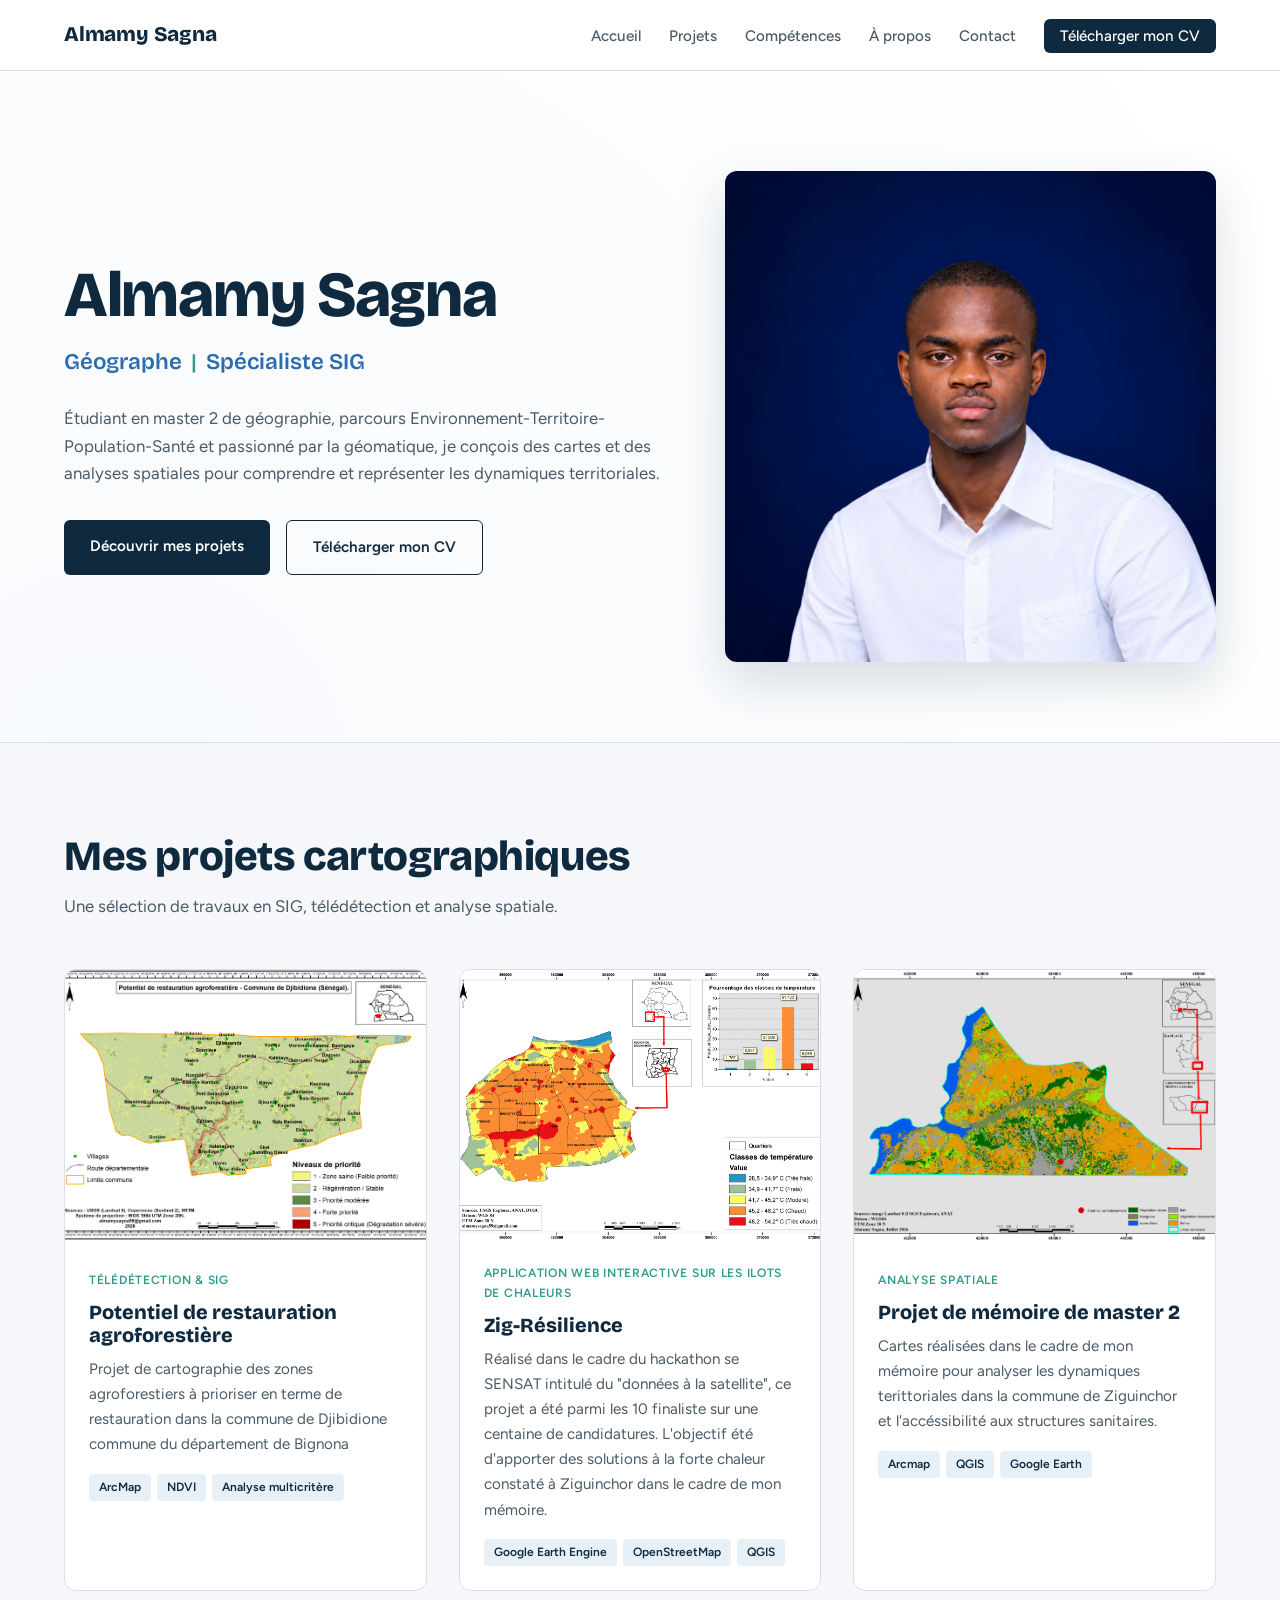
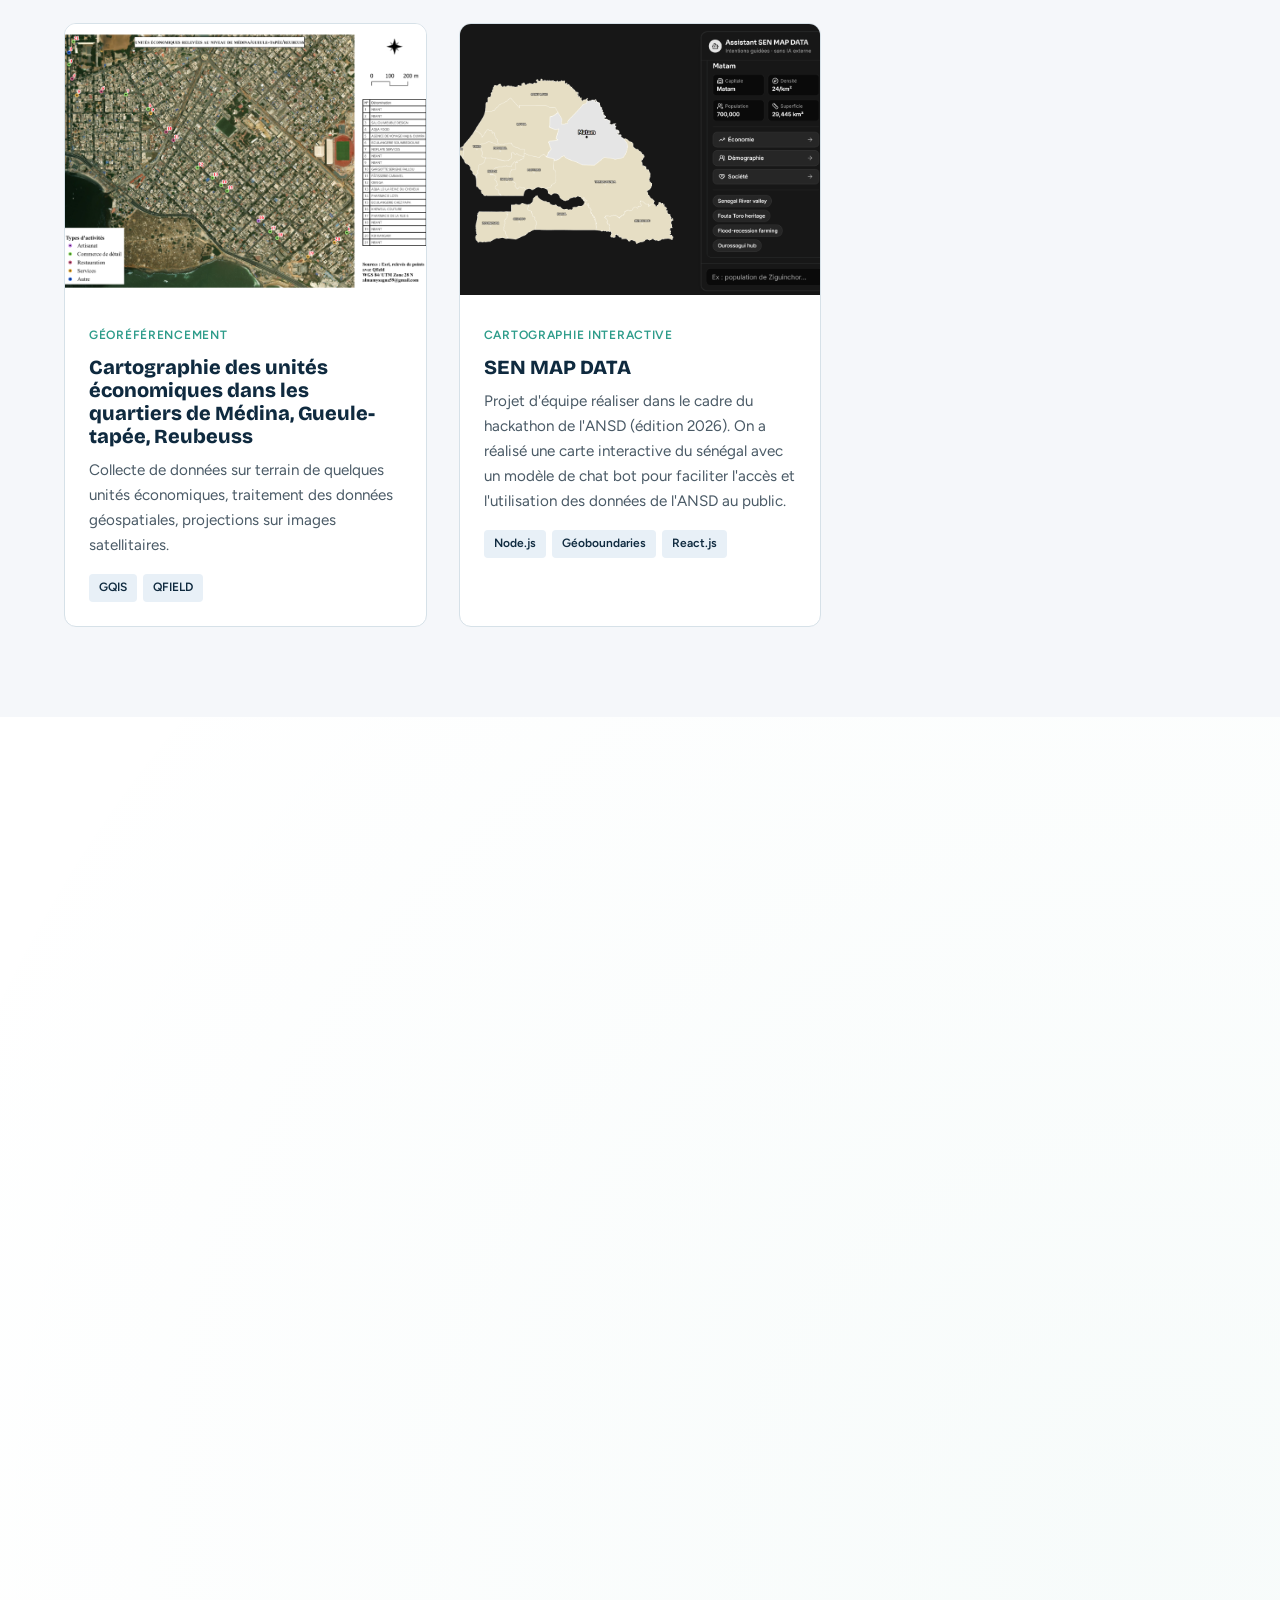
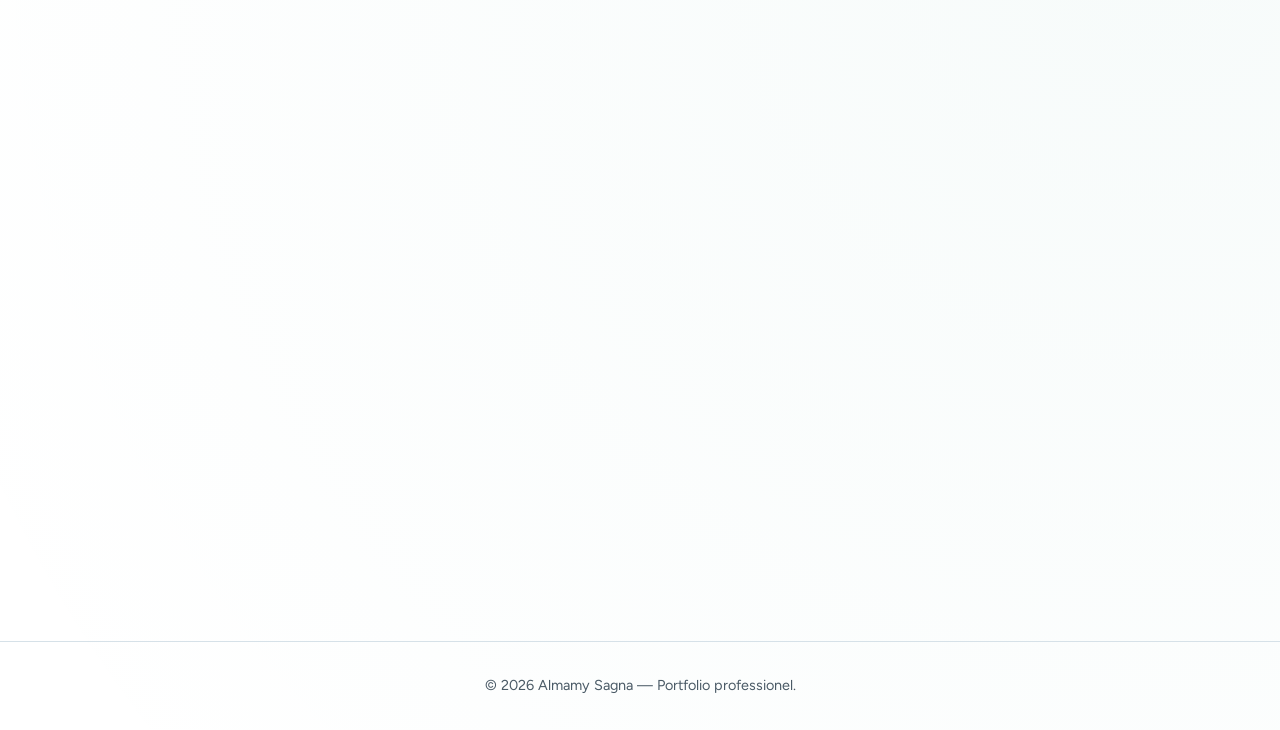
<file: index.html>
<!DOCTYPE html>
<html lang="fr">
<head>
  <meta charset="UTF-8">
  <meta name="viewport" content="width=device-width, initial-scale=1.0">
  <title>Almamy Sagna — Géographe spécialisé en SIG</title>
  <link rel="preconnect" href="https://fonts.googleapis.com">
  <link rel="preconnect" href="https://fonts.gstatic.com" crossorigin>
  <link href="https://fonts.googleapis.com/css2?family=Bricolage+Grotesque:opsz,wght@12..96,600;12..96,800&family=Figtree:wght@400;500;600&display=swap" rel="stylesheet">
  <link rel="stylesheet" href="style.css">
</head>
<body>

  <!-- ===================== BARRE DE NAVIGATION ===================== -->
  <header class="navbar">
    <div class="conteneur nav-flex">
      <a href="#accueil" class="logo">Almamy Sagna</a>
      <nav>
        <ul class="nav-liens">
          <li><a href="#accueil">Accueil</a></li>
          <li><a href="#projets">Projets</a></li>
          <li><a href="#competences">Compétences</a></li>
          <li><a href="#apropos">À propos</a></li>
          <li><a href="#contact">Contact</a></li>
          <li><a href="CV_MonNom.pdf" class="btn-cv" target="_blank" rel="noopener">Télécharger mon CV</a></li>
        </ul>
      </nav>
      <button class="burger" aria-label="Menu">
        <span></span><span></span><span></span>
      </button>
    </div>
  </header>

  <!-- ===================== SECTION HERO ===================== -->
  <section id="accueil" class="hero">
    <div class="conteneur hero-grid">
      <div class="hero-texte">
        <h1>Almamy Sagna</h1>
        <p class="sous-titre">Géographe <span>|</span> Spécialiste SIG <span>
        <p class="description-hero">
          Étudiant en master 2 de géographie, parcours Environnement-Territoire-Population-Santé et passionné par la géomatique, je conçois des cartes et des analyses spatiales pour comprendre et représenter les dynamiques territoriales.
        </p>
        <div class="hero-boutons">
          <a href="#projets" class="btn btn-primaire">Découvrir mes projets</a>
          <a href="CV_MonNom.pdf" class="btn btn-secondaire" target="_blank" rel="noopener">Télécharger mon CV</a>
        </div>
      </div>
      <div class="hero-visuel">
        <!-- Image décorative de carte ou de globe -->
        <img src="Portrait_bleu.png" alt="Illustration cartographique" onerror="this.style.display='none'">
      </div>
    </div>
  </section>

  <!-- ===================== SECTION PROJETS ===================== -->
  <section id="projets" class="projets">
    <div class="conteneur">
      <h2 class="titre-section">Mes projets cartographiques</h2>
      <p class="intro-section">Une sélection de travaux en SIG, télédétection et analyse spatiale.</p>

      <div class="grille-projets">

        <!-- ========== PROJET 1 ========== -->
        <article class="carte-projet">
          <a href="projet_djibidione.html" class="lien-projet">
            <div class="image-projet">
              <img src="restauration_bignona.jpg" alt="Carte du potentiel de restauration" loading="lazy">
              <!-- L'image ci-dessus doit être remplacée par ta carte de Djibidione -->
            </div>
            <div class="contenu-projet">
              <span class="categorie">Télédétection & SIG</span>
              <h3>Potentiel de restauration agroforestière</h3>
              <p>Projet de cartographie des zones agroforestiers à prioriser en terme de restauration dans la commune de Djibidione commune du département de Bignona</p>
              <ul class="tags">
                <li>ArcMap</li>
                <li>NDVI</li>
                <li>Analyse multicritère</li>
              </ul>
            </div>
          </a>
        </article>

        <!-- ========== PROJET 2 ========== -->
        <article class="carte-projet">
          <a href="zig_resilience.html" class="lien-projet">
            <div class="image-projet">
              <img src="ILC_ZIG.jpg" alt="Illustration projet 2" loading="lazy">
            </div>
            <div class="contenu-projet">
              <span class="categorie">Application web interactive sur les ilots de chaleurs</span>
              <h3>Zig-Résilience</h3>
              <p>Réalisé dans le cadre du hackathon se SENSAT intitulé du "données à la satellite", ce projet a été parmi les 10 finaliste sur une centaine de candidatures. L'objectif été d'apporter des solutions à la forte chaleur constaté à Ziguinchor dans le cadre de mon mémoire.</p>
              <ul class="tags">
                <li>Google Earth Engine</li>
                <li>OpenStreetMap</li>
                <li>QGIS</li>
              </ul>
            </div>
          </a>
        </article>

        <!-- ========== PROJET 3 ========== -->
        <article class="carte-projet">
          <a href="projet_memoire.html" class="lien-projet">
            <div class="image-projet">
              <img src="OCC_SOL_MS_GIT.jpg" alt="Illustration projet 3" loading="lazy">
            </div>
            <div class="contenu-projet">
              <span class="categorie">Analyse spatiale</span>
              <h3>Projet de mémoire de master 2</h3>
              <p>Cartes réalisées dans le cadre de mon mémoire pour analyser les dynamiques terittoriales dans la commune de Ziguinchor et l'accéssibilité aux structures sanitaires.</p>
              <ul class="tags">
                <li>Arcmap</li>
                <li>QGIS</li>
                <li>Google Earth</li>
              </ul>
            </div>
          </a>
        </article>

        <!-- ========== PROJET 4 ========== -->
        <article class="carte-projet">
          <a href="unites_economiques.html" class="lien-projet">
            <div class="image-projet">
              <img src="Carte_unites_economiques.png" alt="Illustration projet 4" loading="lazy">
            </div>
            <div class="contenu-projet">
              <span class="categorie">Géoréférencement</span>
              <h3>Cartographie des unités économiques dans les quartiers de Médina, Gueule-tapée, Reubeuss</h3>
              <p>Collecte de données sur terrain de quelques unités économiques, traitement des données géospatiales, projections sur images satellitaires.</p>
              <ul class="tags">
                <li>GQIS</li>
                <li>QFIELD</li>
              </ul>
            </div>
          </a>
        </article>

        <!-- ========== PROJET 5 ========== -->
        <article class="carte-projet">
          <a href="sen_map_data.html" class="lien-projet">
            <div class="image-projet">
              <img src="screen_sen_map_data.png" alt="Illustration projet 5" loading="lazy">
            </div>
            <div class="contenu-projet">
              <span class="categorie">Cartographie interactive</span>
              <h3>SEN MAP DATA</h3>
              <p>Projet d'équipe réaliser dans le cadre du hackathon de l'ANSD (édition 2026). On a réalisé une carte interactive du sénégal avec un modèle de chat bot pour faciliter l'accès et l'utilisation des données de l'ANSD au public.</p>
              <ul class="tags">
                <li>Node.js</li>
                <li>Géoboundaries</li>
                <li>React.js</li>
              </ul>
            </div>
          </a>
        </article>

      </div>
    </div>
  </section>

  <!-- ===================== SECTION COMPÉTENCES ===================== -->
  <section id="competences" class="competences">
    <div class="conteneur">
      <h2 class="titre-section">Compétences techniques</h2>
      <div class="grille-competences">

        <div class="bloc-competence">
          <h3>SIG</h3>
          <ul>
            <li>QGIS</li>
            <li>ArcGIS Pro</li>
            <li>ArcMap</li>
          </ul>
        </div>

        <div class="bloc-competence">
          <h3>Télédétection</h3>
          <ul>
            <li>Google Earth Engine</li>
            <li>Copernicus</li>
            <li>Usgs Explorer</li>
          </ul>
        </div>

        <div class="bloc-competence">
          <h3>Cartographie</h3>
          <ul>
            <li>Cartographie thématique</li>
            <li>Sémiologie graphique</li>
            <li>Mise en page cartographique</li>
          </ul>
        </div>

        <div class="bloc-competence">
          <h3>Analyse spatiale</h3>
          <ul>
            <li>Analyse multicritère</li>
            <li>Analyse raster et vectorielle</li>
            <li>Géotraitement</li>
          </ul>
        </div>

        <div class="bloc-competence">
          <h3>Data science</h3>
          <ul>
            <li>Python</li>
            <li>Pandas</li>
            <li>Visualisation de données</li>
            <li>Machine learning/ Deep learning</li>
          </ul>
        </div>

        <div class="bloc-competence">
          <h3>Bases de données géographiques</h3>
          <ul>
            <li>Gestion de données spatiales (PostegreSQL, PostGis)</li>
            <li>Structuration et modélisation</li>
          </ul>
        </div>

      </div>
    </div>
  </section>

  <!-- ===================== SECTION À PROPOS ===================== -->
  <section id="apropos" class="apropos">
    <div class="conteneur">
      <h2 class="titre-section">À propos</h2>
      <p>Géographe spécialisé en SIG, je termine un Master en Géographie (Environnement, Territoire, Population et Santé) à l’UCAD. Mon mémoire porte sur la vulnérabilité au changement climatique et la résilience du système de santé à Ziguinchor.
         J’ai travaillé comme prestataire à l’ANSD, où j’ai pratiqué la collecte de terrain et la cartographie. J’ai aussi participé à des projets comme SEN MAP DATA, une plateforme cartographique interactive basée sur les données du RGPH-5, et au hackathon SENSAT sur la chaleur urbaine. Je poursuis une formation en Data Science pour mieux analyser les données géospatiales.
         Je veux mettre l’analyse spatiale et la donnée au service du climat, de l’environnement et de la santé, au sein d’ONG, d’organisations internationales ou du secteur privé. À terme, j’aimerais contribuer à la création d’un bureau régional de résilience climatique à Ziguinchor.
         Centres d’intérêt: Géographie de la santé, climat et environnement, cartographie, télédétection, data science et aide à la décision. En dehors du travail, je pratique le judo.></p>
    </div>
  </section>

  <!-- ===================== SECTION CONTACT ===================== -->
  <section id="contact" class="contact">
    <div class="conteneur">
      <h2 class="titre-section">Contacts</h2>
      <p class="intro-section">Discutons de mes projets!</p>
      <ul class="liens-contact">
        <li><a href="mailto:[TON EMAIL]">almamysagna59@gmail.com</a></li>
        <li><a href="www.linkedin.com/in/almamy-sagna-box" target="_blank" rel="noopener">LinkedIn</a></li>
      </ul>
    </div>
  </section>

  <!-- ===================== PIED DE PAGE ===================== -->
  <footer>
    <div class="conteneur">
      <p>© <span id="annee"></span> Almamy Sagna — Portfolio professionel.</p>
    </div>
  </footer>

  <script src="script.js"></script>
</body>
</html>
</file>
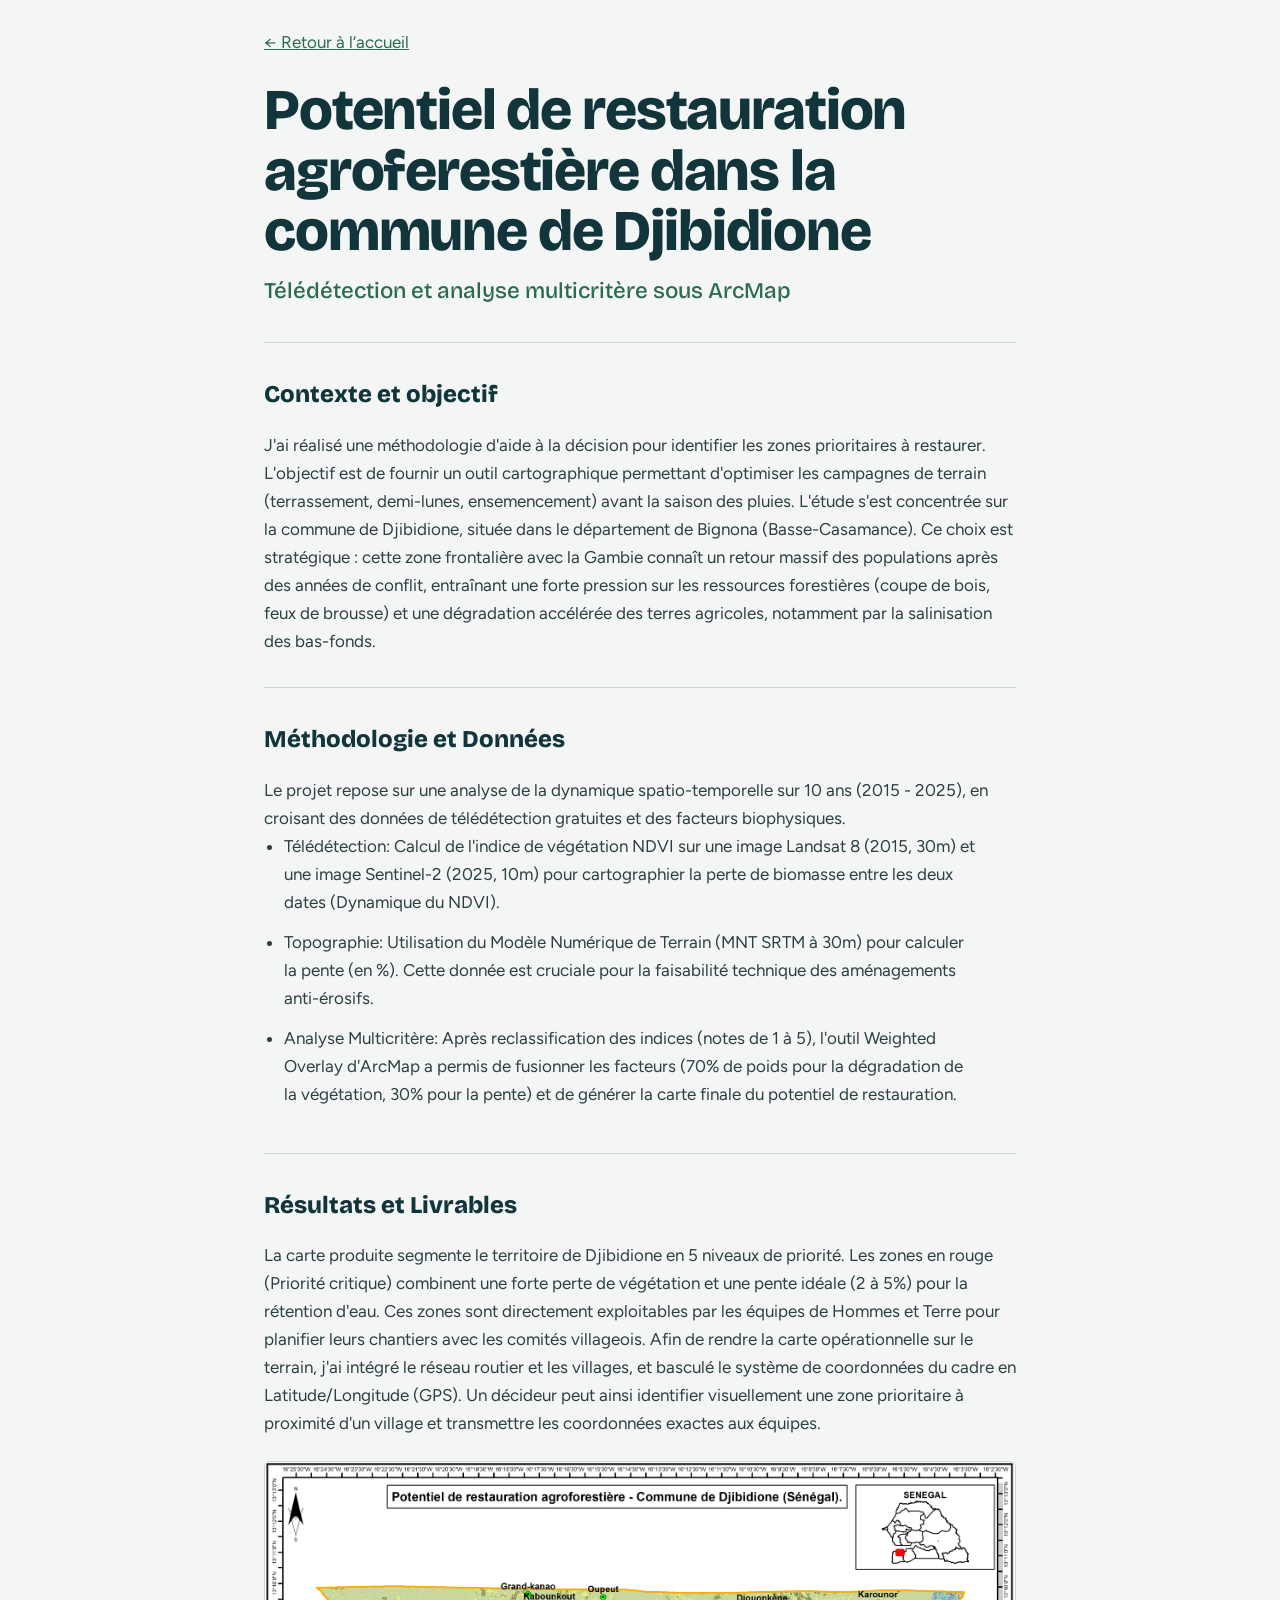
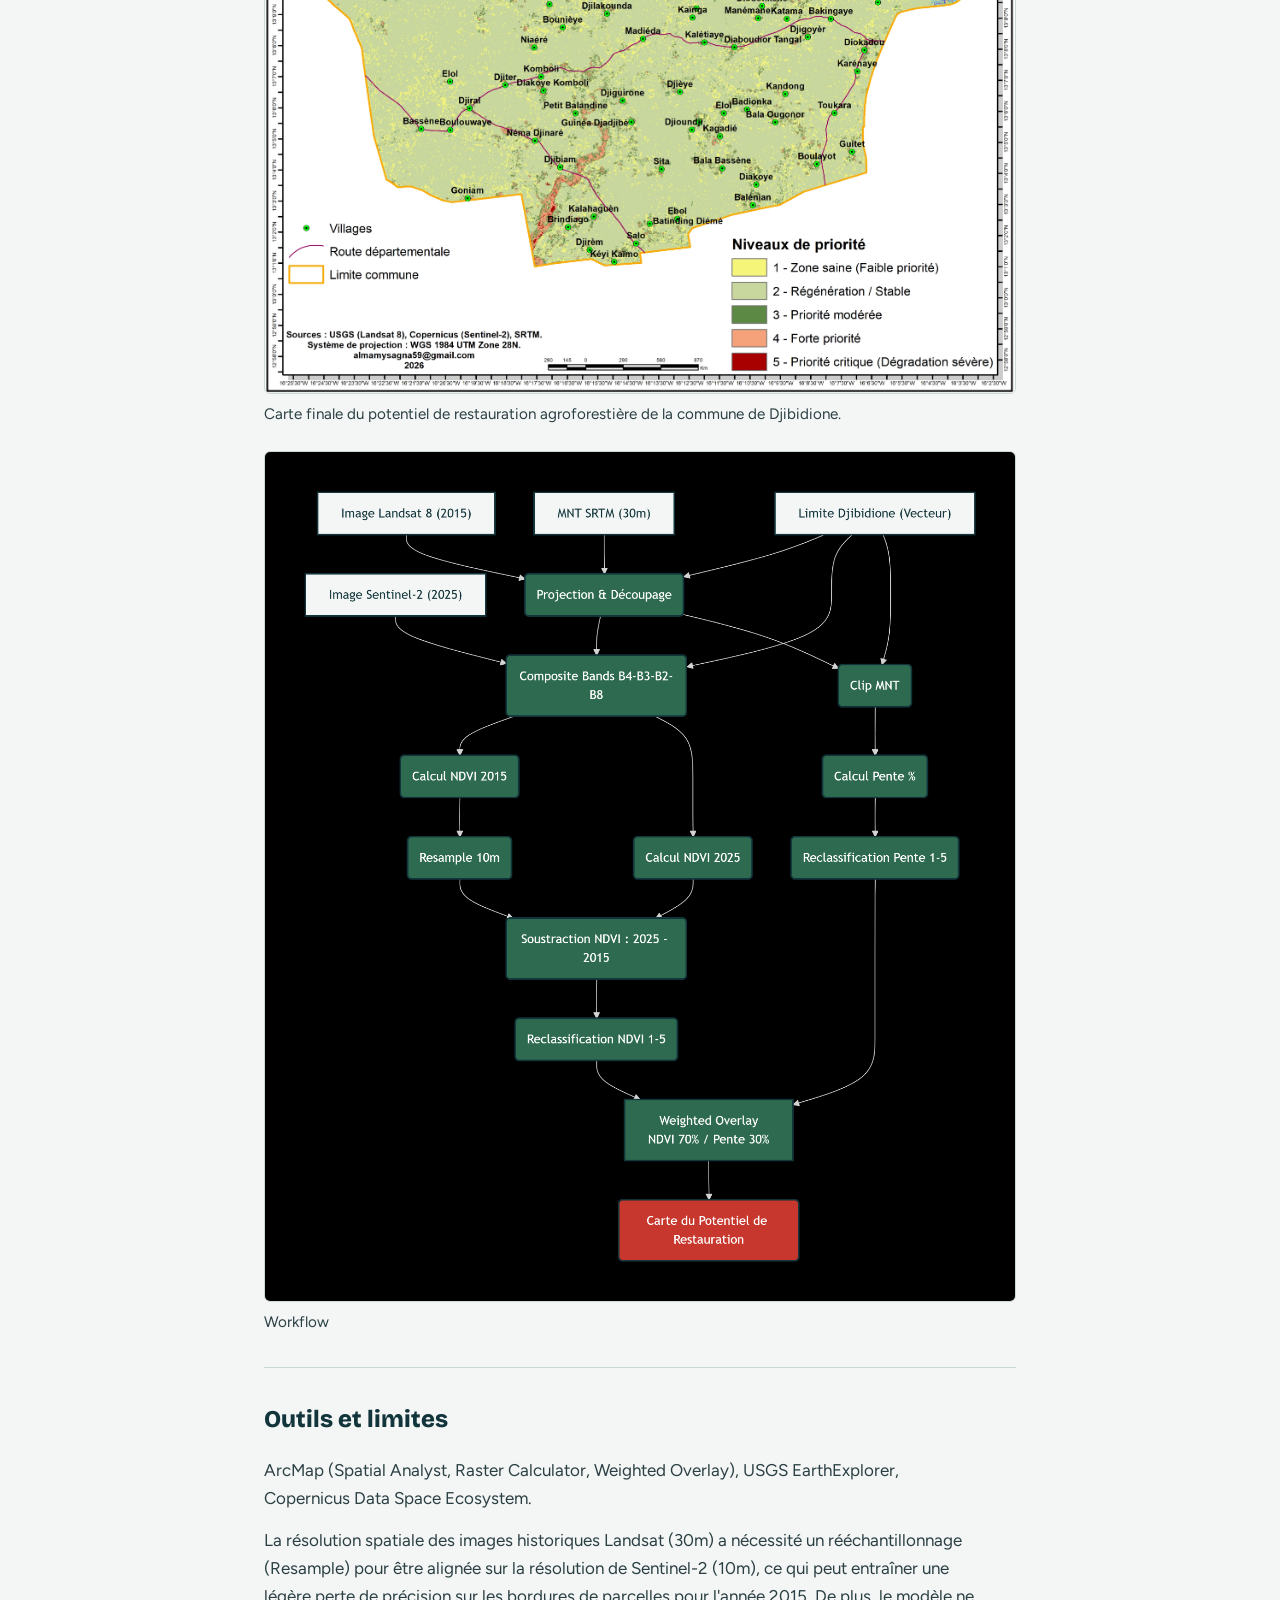
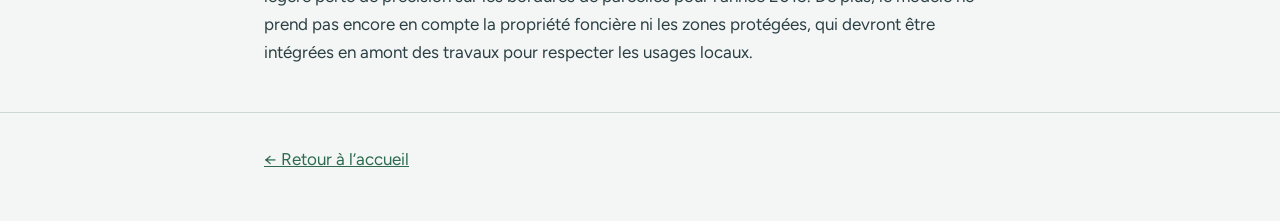
<file: projet_djibidione.html>
<!DOCTYPE html>
<html lang="fr">
<head>
  <meta charset="UTF-8">
  <meta name="viewport" content="width=device-width, initial-scale=1">
  <title>Potentiel de restauration agroforestière - Djibidione | Almamy Sagna</title>
  <link rel="preconnect" href="https://fonts.googleapis.com">
  <link rel="preconnect" href="https://fonts.gstatic.com" crossorigin>
  <link href="https://fonts.googleapis.com/css2?family=Bricolage+Grotesque:opsz,wght@12..96,500;12..96,800&family=Figtree:wght@400;600&display=swap" rel="stylesheet">
  <style>
    :root {
      --fond: #F3F6F4;
      --encre: #12343B;
      --texte: #2B3F44;
      --mangrove: #2D6A4F;
      --chaleur: #C8372D;
      --filet: #CBD8D3;
      --titre: "Bricolage Grotesque", "Trebuchet MS", sans-serif;
      --corps: "Figtree", "Segoe UI", Arial, sans-serif;
    }
    * { box-sizing: border-box; }
    body {
      margin: 0;
      background: var(--fond);
      color: var(--texte);
      font-family: var(--corps);
      font-size: 1.0625rem;
      line-height: 1.65;
    }
    a { color: var(--mangrove); }
    a:focus-visible { outline: 3px solid var(--chaleur); outline-offset: 3px; }
    .conteneur { max-width: 800px; margin: 0 auto; padding: 0 24px; }
    .retour { display: inline-block; margin: 28px 0 0; }
    h1 {
      font-family: var(--titre);
      font-weight: 800;
      font-size: clamp(2.2rem, 6vw, 3.6rem);
      line-height: 1.05;
      letter-spacing: -0.02em;
      color: var(--encre);
      margin: 24px 0 12px;
    }
    .sous-titre {
      font-family: var(--titre);
      font-weight: 500;
      font-size: clamp(1.1rem, 2.5vw, 1.4rem);
      color: var(--mangrove);
      margin: 0 0 32px;
    }
    section { padding: 32px 0; border-top: 1px solid var(--filet); }
    h2 {
      font-family: var(--titre);
      font-weight: 800;
      font-size: 1.5rem;
      color: var(--encre);
      margin: 0 0 16px;
    }
    p { max-width: 42em; margin: 0 0 14px; }
    ul { max-width: 42em; padding-left: 1.2em; margin: 0; }
    li { margin-bottom: 12px; }
    li strong { font-family: var(--titre); font-weight: 500; color: var(--encre); }
    figure { margin: 24px 0 0; }
    figure img {
      display: block;
      max-width: 100%;
      height: auto;
      border: 1px solid var(--filet);
      border-radius: 6px;
    }
    figcaption { max-width: 42em; margin-top: 8px; font-size: 0.95rem; }
    .bouton {
      display: inline-block;
      background: var(--encre);
      color: #fff;
      padding: 12px 24px;
      border-radius: 6px;
      text-decoration: none;
      font-weight: 600;
      transition: background 0.2s;
    }
    .bouton:hover { background: var(--chaleur); }
    footer { padding: 32px 0 48px; border-top: 1px solid var(--filet); }
  </style>
</head>
<body>
  <main class="conteneur">

    <a class="retour" href="index.html">← Retour à l’accueil</a>

    <h1>Potentiel de restauration agroferestière dans la commune de Djibidione</h1>
    <p class="sous-titre">Télédétection et analyse multicritère sous ArcMap</p>

    <section>
      <h2>Contexte et objectif</h2>
      J'ai réalisé une méthodologie d'aide à la décision pour identifier les zones prioritaires à restaurer. L'objectif est de fournir un outil cartographique permettant d'optimiser les campagnes de terrain (terrassement, demi-lunes, ensemencement) avant la saison des pluies.
      L'étude s'est concentrée sur la commune de Djibidione, située dans le département de Bignona (Basse-Casamance). Ce choix est stratégique : cette zone frontalière avec la Gambie connaît un retour massif des populations après des années de conflit, entraînant une forte pression sur les ressources forestières (coupe de bois, feux de brousse) et une dégradation accélérée des terres agricoles, notamment par la salinisation des bas-fonds.
    </section>

    <section>
      <h2>Méthodologie et Données</h2>
      Le projet repose sur une analyse de la dynamique spatio-temporelle sur 10 ans (2015 - 2025), en croisant des données de télédétection gratuites et des facteurs biophysiques.
      <ul> 
       <li>Télédétection: Calcul de l'indice de végétation NDVI sur une image Landsat 8 (2015, 30m) et une image Sentinel-2 (2025, 10m) pour cartographier la perte de biomasse entre les deux dates (Dynamique du NDVI).</li> 
       <li>Topographie: Utilisation du Modèle Numérique de Terrain (MNT SRTM à 30m) pour calculer la pente (en %). Cette donnée est cruciale pour la faisabilité technique des aménagements anti-érosifs.</li> 
       <li>Analyse Multicritère: Après reclassification des indices (notes de 1 à 5), l'outil Weighted Overlay d'ArcMap a permis de fusionner les facteurs (70% de poids pour la dégradation de la végétation, 30% pour la pente) et de générer la carte finale du potentiel de restauration.</li> 
       </ul>
    </section>

    <section>
      <h2>Résultats et Livrables</h2>
      La carte produite segmente le territoire de Djibidione en 5 niveaux de priorité. Les zones en rouge (Priorité critique) combinent une forte perte de végétation et une pente idéale (2 à 5%) pour la rétention d'eau. Ces zones sont directement exploitables par les équipes de Hommes et Terre pour planifier leurs chantiers avec les comités villageois.

      Afin de rendre la carte opérationnelle sur le terrain, j'ai intégré le réseau routier et les villages, et basculé le système de coordonnées du cadre en Latitude/Longitude (GPS). Un décideur peut ainsi identifier visuellement une zone prioritaire à proximité d'un village et transmettre les coordonnées exactes aux équipes.
      
      <figure>
        <!-- Remplace "images/projet1.png" par le nom exact de ton image sur GitHub -->
        <img src="restauration_bignona.jpg" alt="Carte finale du projet" loading="lazy">
        <figcaption>Carte finale du potentiel de restauration agroforestière de la commune de Djibidione.</figcaption>
      </figure>

      <figure>
        <!-- Remplace "images/projet1.png" par le nom exact de ton image sur GitHub -->
        <img src="workflow_djibidione.png" alt="Carte finale du projet" loading="lazy">
        <figcaption>Workflow</figcaption>
      </figure>
      
      <!-- Optionnel : Le bouton PDF (supprime ce bloc si tu n'as pas de PDF) -->
    </section>

    <!-- Tu peux ajouter ou supprimer des sections selon tes besoins (ex: Limites, Outils) -->
    <section>
      <h2>Outils et limites</h2>
      <p>ArcMap (Spatial Analyst, Raster Calculator, Weighted Overlay), USGS EarthExplorer, Copernicus Data Space Ecosystem.</p>
      <p>La résolution spatiale des images historiques Landsat (30m) a nécessité un rééchantillonnage (Resample) pour être alignée sur la résolution de Sentinel-2 (10m), ce qui peut entraîner une légère perte de précision sur les bordures de parcelles pour l'année 2015.
         De plus, le modèle ne prend pas encore en compte la propriété foncière ni les zones protégées, qui devront être intégrées en amont des travaux pour respecter les usages locaux.</p>
    </section>

  </main>

  <footer>
    <div class="conteneur"><a href="index.html">← Retour à l’accueil</a></div>
  </footer>
</body>
</html>
</file>
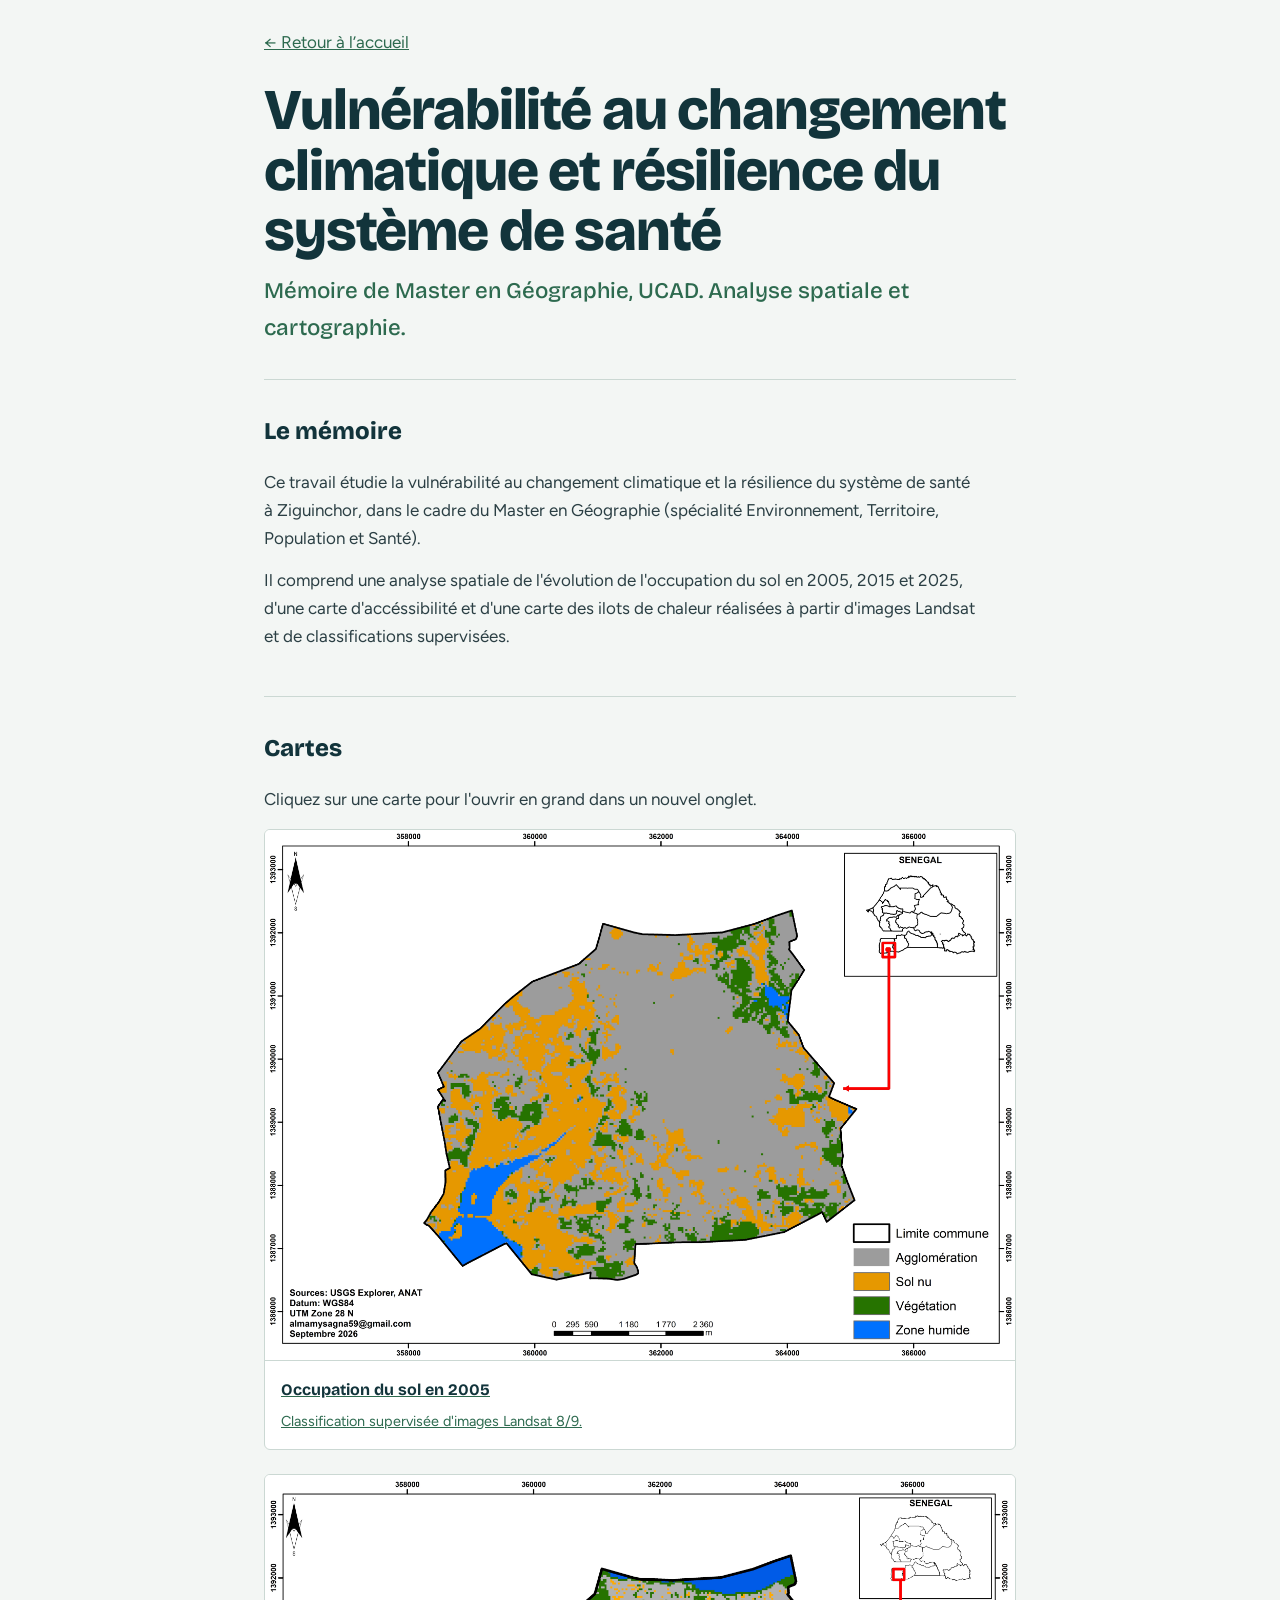
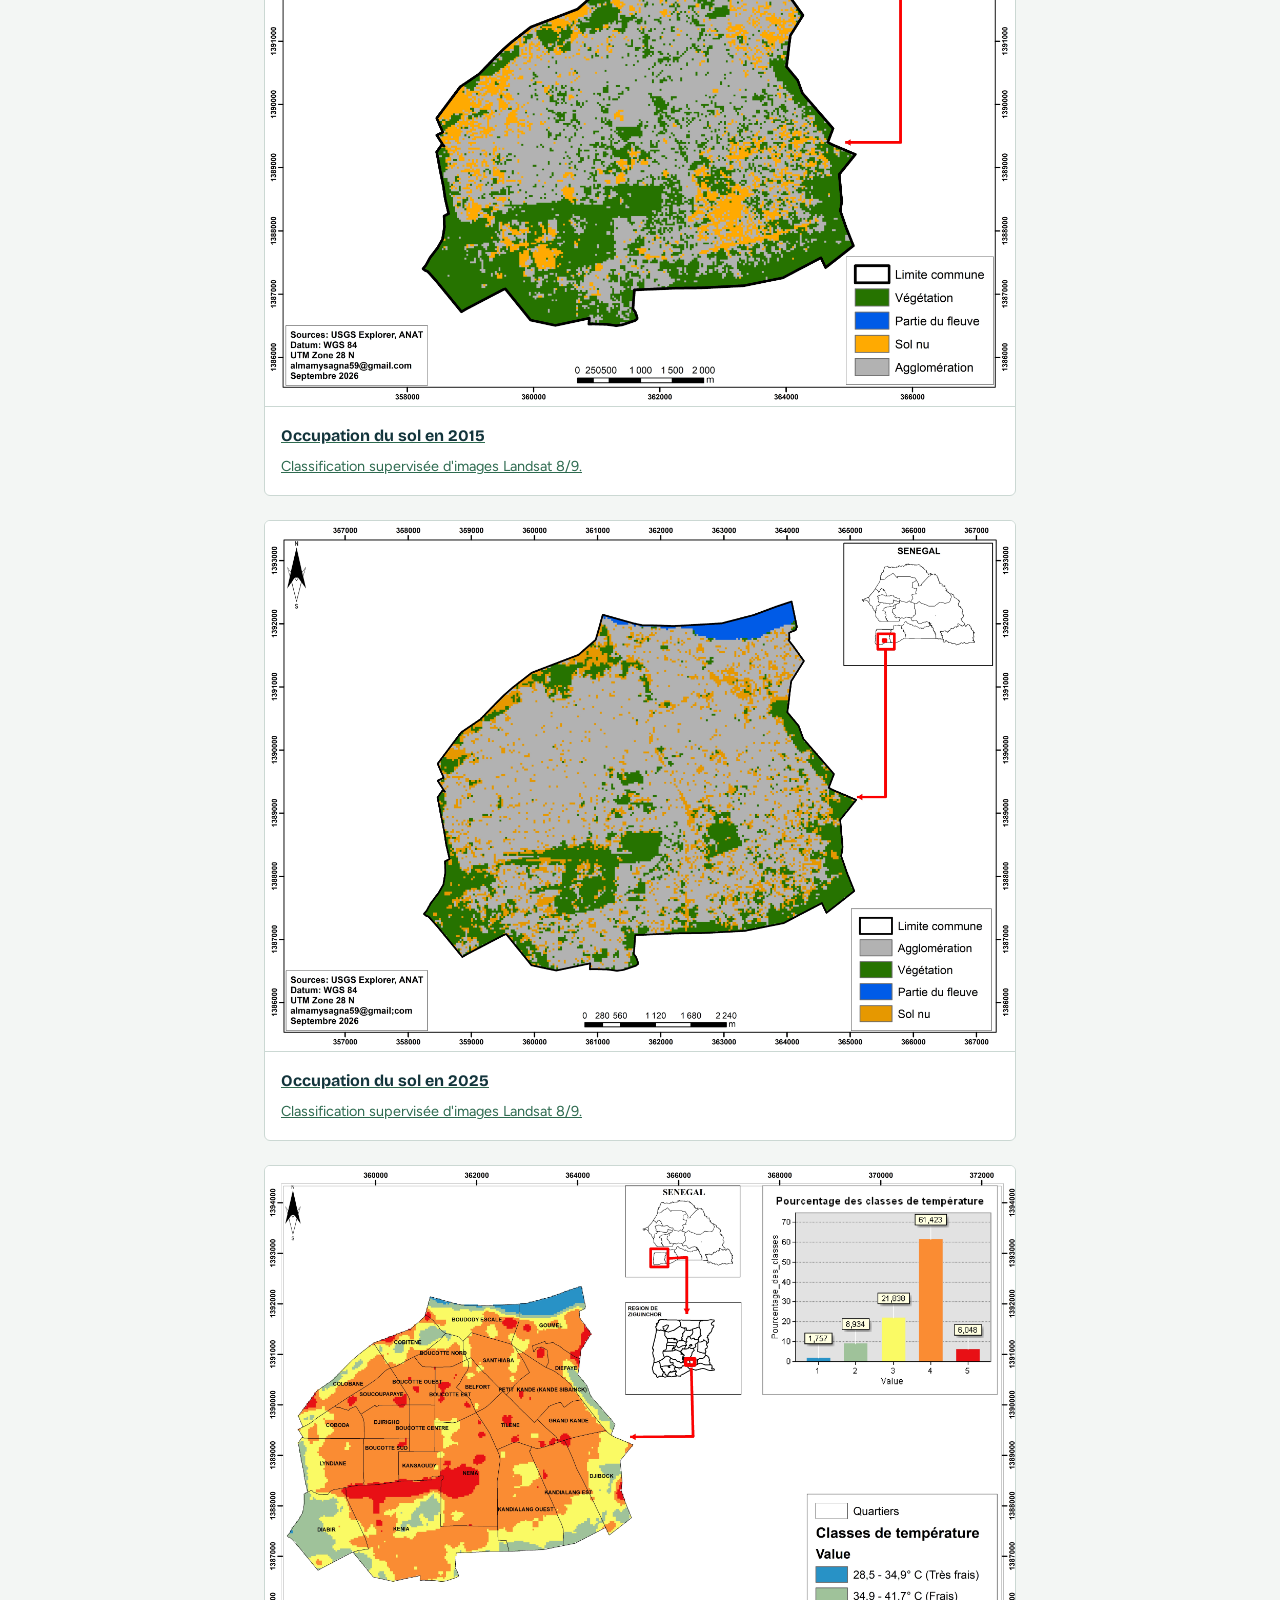
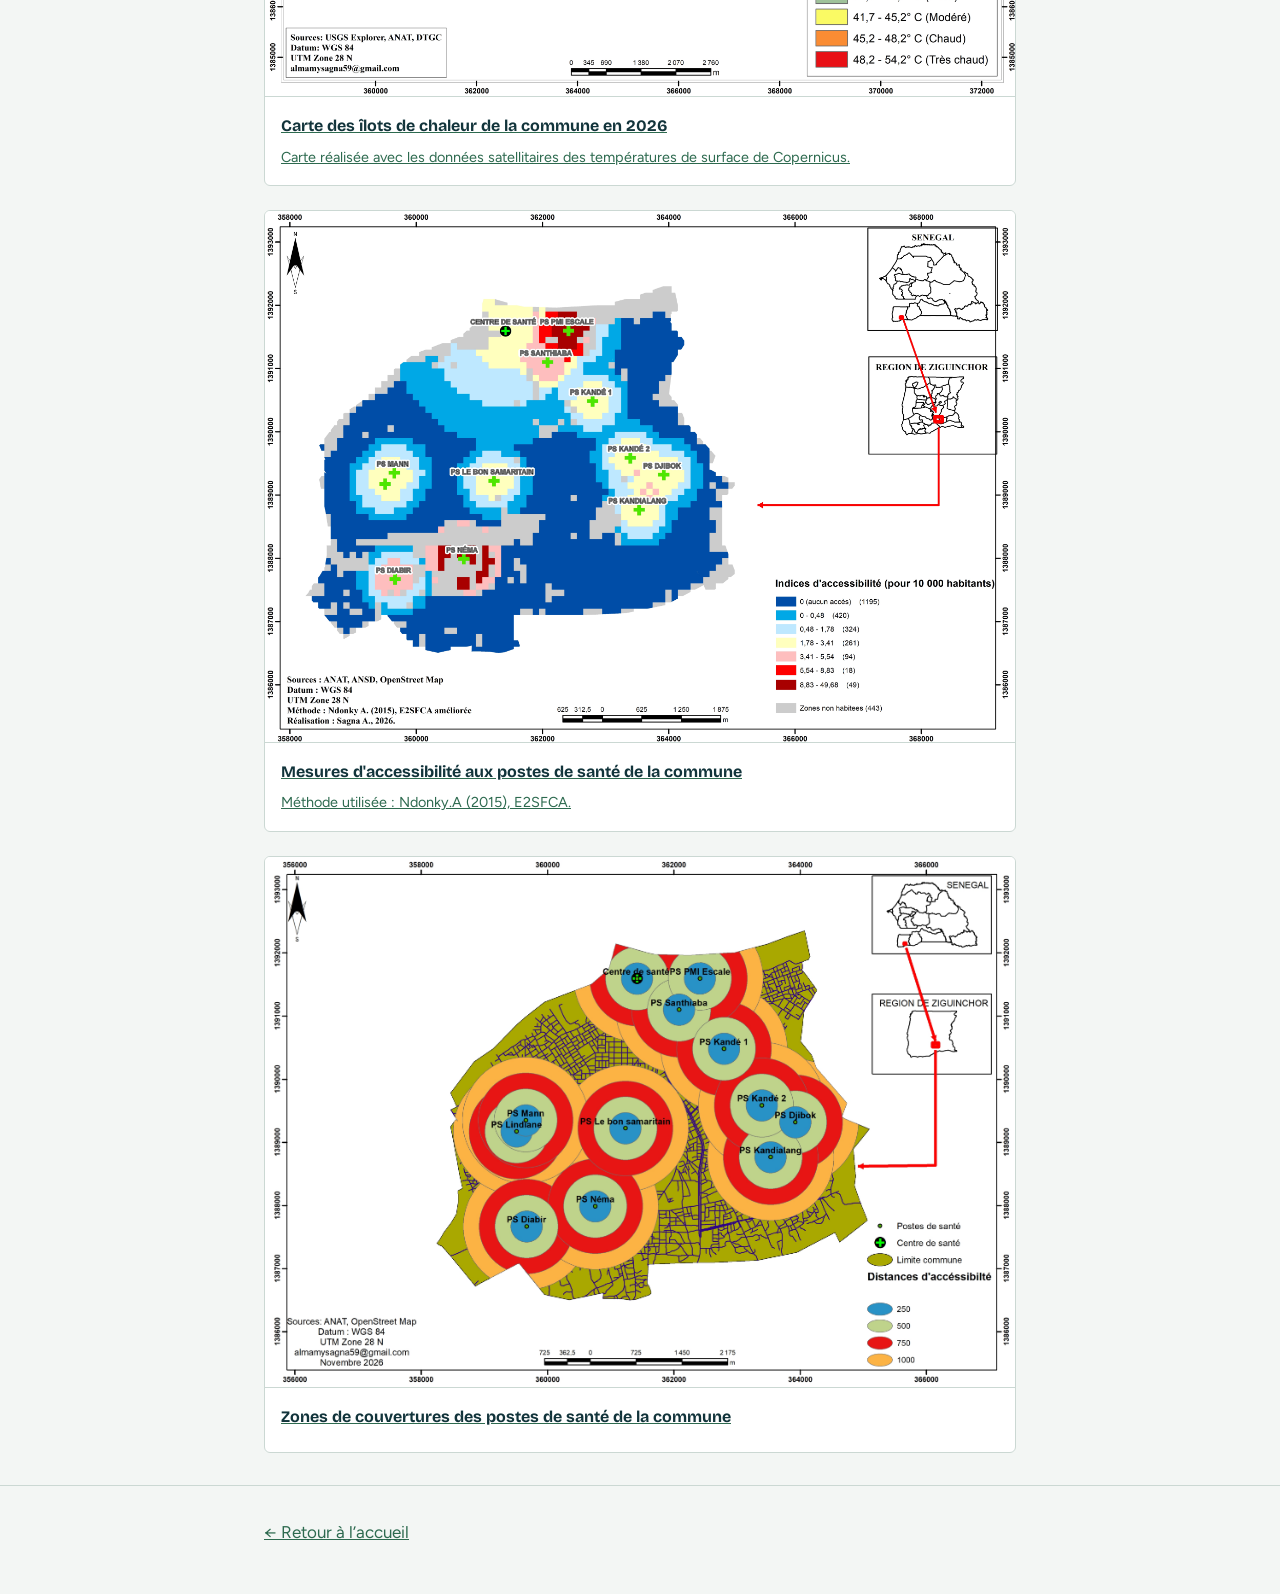
<file: projet_memoire.html>
<!DOCTYPE html>
<html lang="fr">
<head>
  <meta charset="UTF-8">
  <meta name="viewport" content="width=device-width, initial-scale=1">
  <title>Mémoire - Vulnérabilité climatique et santé | Almamy Sagna</title>
  <link rel="preconnect" href="https://fonts.googleapis.com">
  <link rel="preconnect" href="https://fonts.gstatic.com" crossorigin>
  <link href="https://fonts.googleapis.com/css2?family=Bricolage+Grotesque:opsz,wght@12..96,500;12..96,800&family=Figtree:wght@400;600&display=swap" rel="stylesheet">
  <style>
    :root {
      --fond: #F3F6F4;
      --encre: #12343B;
      --texte: #2B3F44;
      --mangrove: #2D6A4F;
      --chaleur: #C8372D;
      --filet: #CBD8D3;
      --titre: "Bricolage Grotesque", "Trebuchet MS", sans-serif;
      --corps: "Figtree", "Segoe UI", Arial, sans-serif;
    }
    * { box-sizing: border-box; }
    body {
      margin: 0;
      background: var(--fond);
      color: var(--texte);
      font-family: var(--corps);
      font-size: 1.0625rem;
      line-height: 1.65;
    }
    a { color: var(--mangrove); }
    a:focus-visible { outline: 3px solid var(--chaleur); outline-offset: 3px; }
    .conteneur { max-width: 800px; margin: 0 auto; padding: 0 24px; }
    .retour { display: inline-block; margin: 28px 0 0; }
    h1 {
      font-family: var(--titre);
      font-weight: 800;
      font-size: clamp(2.2rem, 6vw, 3.6rem);
      line-height: 1.05;
      letter-spacing: -0.02em;
      color: var(--encre);
      margin: 24px 0 12px;
    }
    .sous-titre {
      font-family: var(--titre);
      font-weight: 500;
      font-size: clamp(1.1rem, 2.5vw, 1.4rem);
      color: var(--mangrove);
      margin: 0 0 32px;
    }
    section { padding: 32px 0; border-top: 1px solid var(--filet); }
    h2 {
      font-family: var(--titre);
      font-weight: 800;
      font-size: 1.5rem;
      color: var(--encre);
      margin: 0 0 16px;
    }
    h3 {
      font-family: var(--titre);
      font-weight: 600;
      font-size: 1.1rem;
      color: var(--encre);
      margin: 24px 0 8px;
    }
    p { max-width: 42em; margin: 0 0 14px; }
    
    /* Styles pour la galerie de cartes */
    .grille-cartes {
      display: grid;
      grid-template-columns: 1fr;
      gap: 24px;
      margin-top: 16px;
    }
    .carte-item {
      border: 1px solid var(--filet);
      border-radius: 6px;
      overflow: hidden;
      background: #fff;
      transition: box-shadow 0.2s;
    }
    .carte-item:hover {
      box-shadow: 0 4px 12px rgba(0,0,0,0.08);
    }
    .carte-item img {
      width: 100%;
      height: auto;
      display: block;
      border-bottom: 1px solid var(--filet);
    }
    .carte-texte {
      padding: 16px;
    }
    .carte-texte h4 {
      margin: 0 0 6px 0;
      font-family: var(--titre);
      font-size: 1rem;
      color: var(--encre);
    }
    .carte-texte p {
      margin: 0;
      font-size: 0.9rem;
      color: var(--gris-texte);
    }
    
    .bouton {
      display: inline-block;
      background: var(--encre);
      color: #fff;
      padding: 12px 24px;
      border-radius: 6px;
      text-decoration: none;
      font-weight: 600;
      transition: background 0.2s;
      margin-top: 16px;
    }
    .bouton:hover { background: var(--chaleur); }
    footer { padding: 32px 0 48px; border-top: 1px solid var(--filet); }
  </style>
</head>
<body>
  <main class="conteneur">

    <a class="retour" href="index.html">← Retour à l’accueil</a>

    <h1>Vulnérabilité au changement climatique et résilience du système de santé</h1>
    <p class="sous-titre">Mémoire de Master en Géographie, UCAD. Analyse spatiale et cartographie.</p>

    <section>
      <h2>Le mémoire</h2>
      <p>Ce travail étudie la vulnérabilité au changement climatique et la résilience du système de santé à Ziguinchor, dans le cadre du Master en Géographie (spécialité Environnement, Territoire, Population et Santé).</p>
      <p>Il comprend une analyse spatiale de l'évolution de l'occupation du sol en 2005, 2015 et 2025, d'une carte d'accéssibilité et d'une carte des ilots de chaleur réalisées à partir d'images Landsat et de classifications supervisées.</p>
    </section>

    <section>
      <h2>Cartes</h2>
      <p>Cliquez sur une carte pour l'ouvrir en grand dans un nouvel onglet.</p>

      <div class="grille-cartes">

        <!-- Carte 1 -->
        <a href="ODS_ZIG_2005.jpg" target="_blank" rel="noopener" class="carte-item">
          <img src="ODS_ZIG_2005.jpg" alt="Occupation du sol en 2005" loading="lazy">
          <div class="carte-texte">
            <h4>Occupation du sol en 2005</h4>
            <p>Classification supervisée d'images Landsat 8/9.</p>
          </div>
        </a>

        <!-- Carte 2 -->
        <a href="ODS_ZIG_2015.jpg" target="_blank" rel="noopener" class="carte-item">
          <img src="ODS_ZIG_2015.jpg" alt="Occupation du sol en 2015" loading="lazy">
          <div class="carte-texte">
            <h4>Occupation du sol en 2015</h4>
            <p>Classification supervisée d'images Landsat 8/9.</p>
          </div>
        </a>

        <!-- Carte 3 -->
        <a href="ODS_ZIG_2025_2.jpg" target="_blank" rel="noopener" class="carte-item">
          <img src="ODS_ZIG_2025_2.jpg" alt="Occupation du sol en 2025" loading="lazy">
          <div class="carte-texte">
            <h4>Occupation du sol en 2025</h4>
            <p>Classification supervisée d'images Landsat 8/9.</p>
          </div>
        </a>

        <!-- Carte 4 -->
        <a href="ILC_ZIG.jpg" target="_blank" rel="noopener" class="carte-item">
          <img src="ILC_ZIG.jpg" alt="Carte des îlots de chaleur 2026" loading="lazy">
          <div class="carte-texte">
            <h4>Carte des îlots de chaleur de la commune en 2026</h4>
            <p>Carte réalisée avec les données satellitaires des températures de surface de Copernicus.</p>
          </div>
        </a>

        <!-- Carte 5 -->
        <a href="acces_struct_zig.jpg" target="_blank" rel="noopener" class="carte-item">
          <img src="acces_struct_zig.jpg" alt="Mesures d'accessibilité aux postes de santé" loading="lazy">
          <div class="carte-texte">
            <h4>Mesures d'accessibilité aux postes de santé de la commune</h4>
            <p>Méthode utilisée : Ndonky.A (2015), E2SFCA.</p>
          </div>
        </a>

        <a href="Acces_zig.jpg" target="_blank" rel="noopener" class="carte-item">
          <img src="Acces_zig.jpg" alt="Mesures d'accessibilité aux postes de santé" loading="lazy">
          <div class="carte-texte">
            <h4>Zones de couvertures des postes de santé de la commune</h4>
          </div>
        </a>

      </div>
    </section>

  </main>

  <footer>
    <div class="conteneur"><a href="index.html">← Retour à l’accueil</a></div>
  </footer>
</body>
</html>
</file>
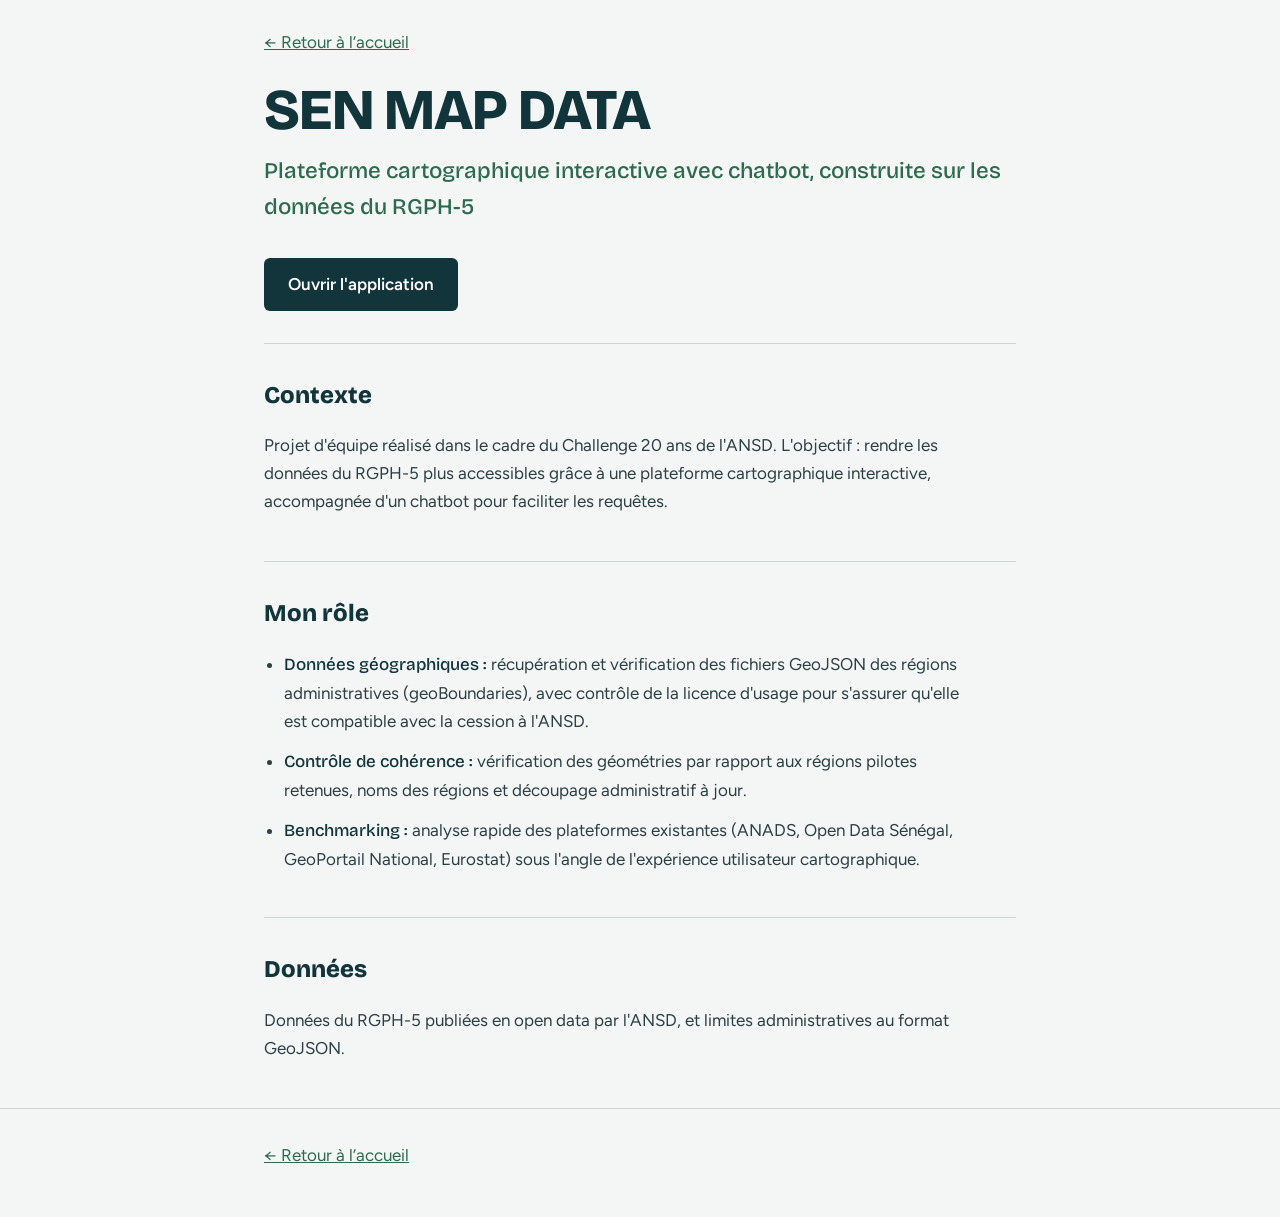
<file: sen_map_data.html>
<!DOCTYPE html>
<html lang="fr">
<head>
  <meta charset="UTF-8">
  <meta name="viewport" content="width=device-width, initial-scale=1">
  <title>SEN MAP DATA - Plateforme cartographique | Almamy Sagna</title>
  <link rel="preconnect" href="https://fonts.googleapis.com">
  <link rel="preconnect" href="https://fonts.gstatic.com" crossorigin>
  <link href="https://fonts.googleapis.com/css2?family=Bricolage+Grotesque:opsz,wght@12..96,500;12..96,800&family=Figtree:wght@400;600&display=swap" rel="stylesheet">
  <style>
    :root {
      --fond: #F3F6F4;
      --encre: #12343B;
      --texte: #2B3F44;
      --mangrove: #2D6A4F;
      --chaleur: #C8372D;
      --filet: #CBD8D3;
      --titre: "Bricolage Grotesque", "Trebuchet MS", sans-serif;
      --corps: "Figtree", "Segoe UI", Arial, sans-serif;
    }
    * { box-sizing: border-box; }
    body {
      margin: 0;
      background: var(--fond);
      color: var(--texte);
      font-family: var(--corps);
      font-size: 1.0625rem;
      line-height: 1.65;
    }
    a { color: var(--mangrove); }
    a:focus-visible { outline: 3px solid var(--chaleur); outline-offset: 3px; }
    .conteneur { max-width: 800px; margin: 0 auto; padding: 0 24px; }
    .retour { display: inline-block; margin: 28px 0 0; }
    h1 {
      font-family: var(--titre);
      font-weight: 800;
      font-size: clamp(2.2rem, 6vw, 3.6rem);
      line-height: 1.05;
      letter-spacing: -0.02em;
      color: var(--encre);
      margin: 24px 0 12px;
    }
    .sous-titre {
      font-family: var(--titre);
      font-weight: 500;
      font-size: clamp(1.1rem, 2.5vw, 1.4rem);
      color: var(--mangrove);
      margin: 0 0 32px;
    }
    .boutons-projet {
      display: flex;
      gap: 16px;
      margin-bottom: 32px;
    }
    section { padding: 32px 0; border-top: 1px solid var(--filet); }
    h2 {
      font-family: var(--titre);
      font-weight: 800;
      font-size: 1.5rem;
      color: var(--encre);
      margin: 0 0 16px;
    }
    p { max-width: 42em; margin: 0 0 14px; }
    ul { max-width: 42em; padding-left: 1.2em; margin: 0; }
    li { margin-bottom: 12px; }
    li strong { font-family: var(--titre); font-weight: 500; color: var(--encre); }
    .bouton {
      display: inline-block;
      background: var(--encre);
      color: #fff;
      padding: 12px 24px;
      border-radius: 6px;
      text-decoration: none;
      font-weight: 600;
      transition: background 0.2s;
    }
    .bouton:hover { background: var(--chaleur); }
    footer { padding: 32px 0 48px; border-top: 1px solid var(--filet); }
  </style>
</head>
<body>
  <main class="conteneur">

    <a class="retour" href="index.html">← Retour à l’accueil</a>

    <h1>SEN MAP DATA</h1>
    <p class="sous-titre">Plateforme cartographique interactive avec chatbot, construite sur les données du RGPH-5</p>

    <!-- Remplace le # par le lien vers ton application -->
    <div class="boutons-projet">
      <a href="https://ansd-project.vercel.app/" class="bouton" target="_blank" rel="noopener">Ouvrir l'application</a>
    </div>

    <section>
      <h2>Contexte</h2>
      <p>Projet d'équipe réalisé dans le cadre du Challenge 20 ans de l'ANSD. L'objectif : rendre les données du RGPH-5 plus accessibles grâce à une plateforme cartographique interactive, accompagnée d'un chatbot pour faciliter les requêtes.</p>
    </section>

    <section>
      <h2>Mon rôle</h2>
      <ul>
        <li><strong>Données géographiques :</strong> récupération et vérification des fichiers GeoJSON des régions administratives (geoBoundaries), avec contrôle de la licence d'usage pour s'assurer qu'elle est compatible avec la cession à l'ANSD.</li>
        <li><strong>Contrôle de cohérence :</strong> vérification des géométries par rapport aux régions pilotes retenues, noms des régions et découpage administratif à jour.</li>
        <li><strong>Benchmarking :</strong> analyse rapide des plateformes existantes (ANADS, Open Data Sénégal, GeoPortail National, Eurostat) sous l'angle de l'expérience utilisateur cartographique.</li>
      </ul>
    </section>

    <section>
      <h2>Données</h2>
      <p>Données du RGPH-5 publiées en open data par l'ANSD, et limites administratives au format GeoJSON.</p>
    </section>

  </main>

  <footer>
    <div class="conteneur"><a href="index.html">← Retour à l’accueil</a></div>
  </footer>
</body>
</html>
</file>
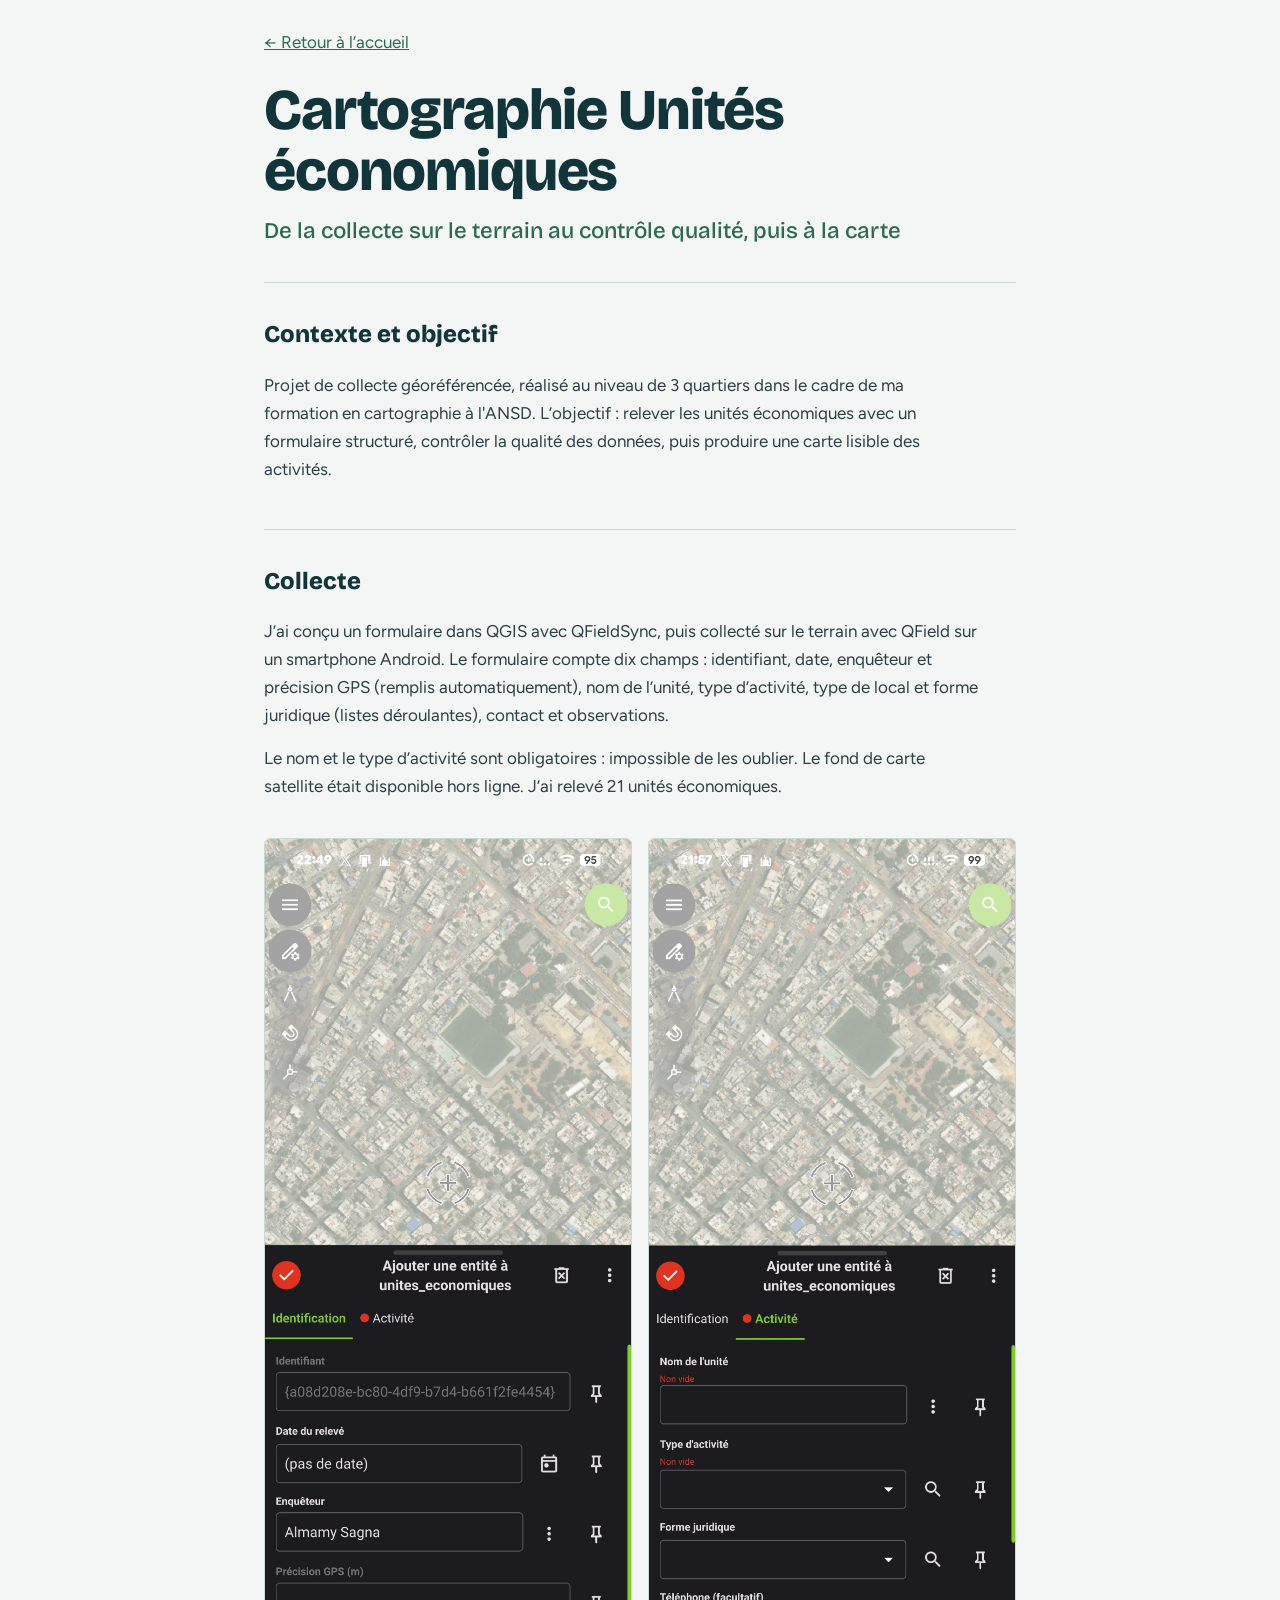
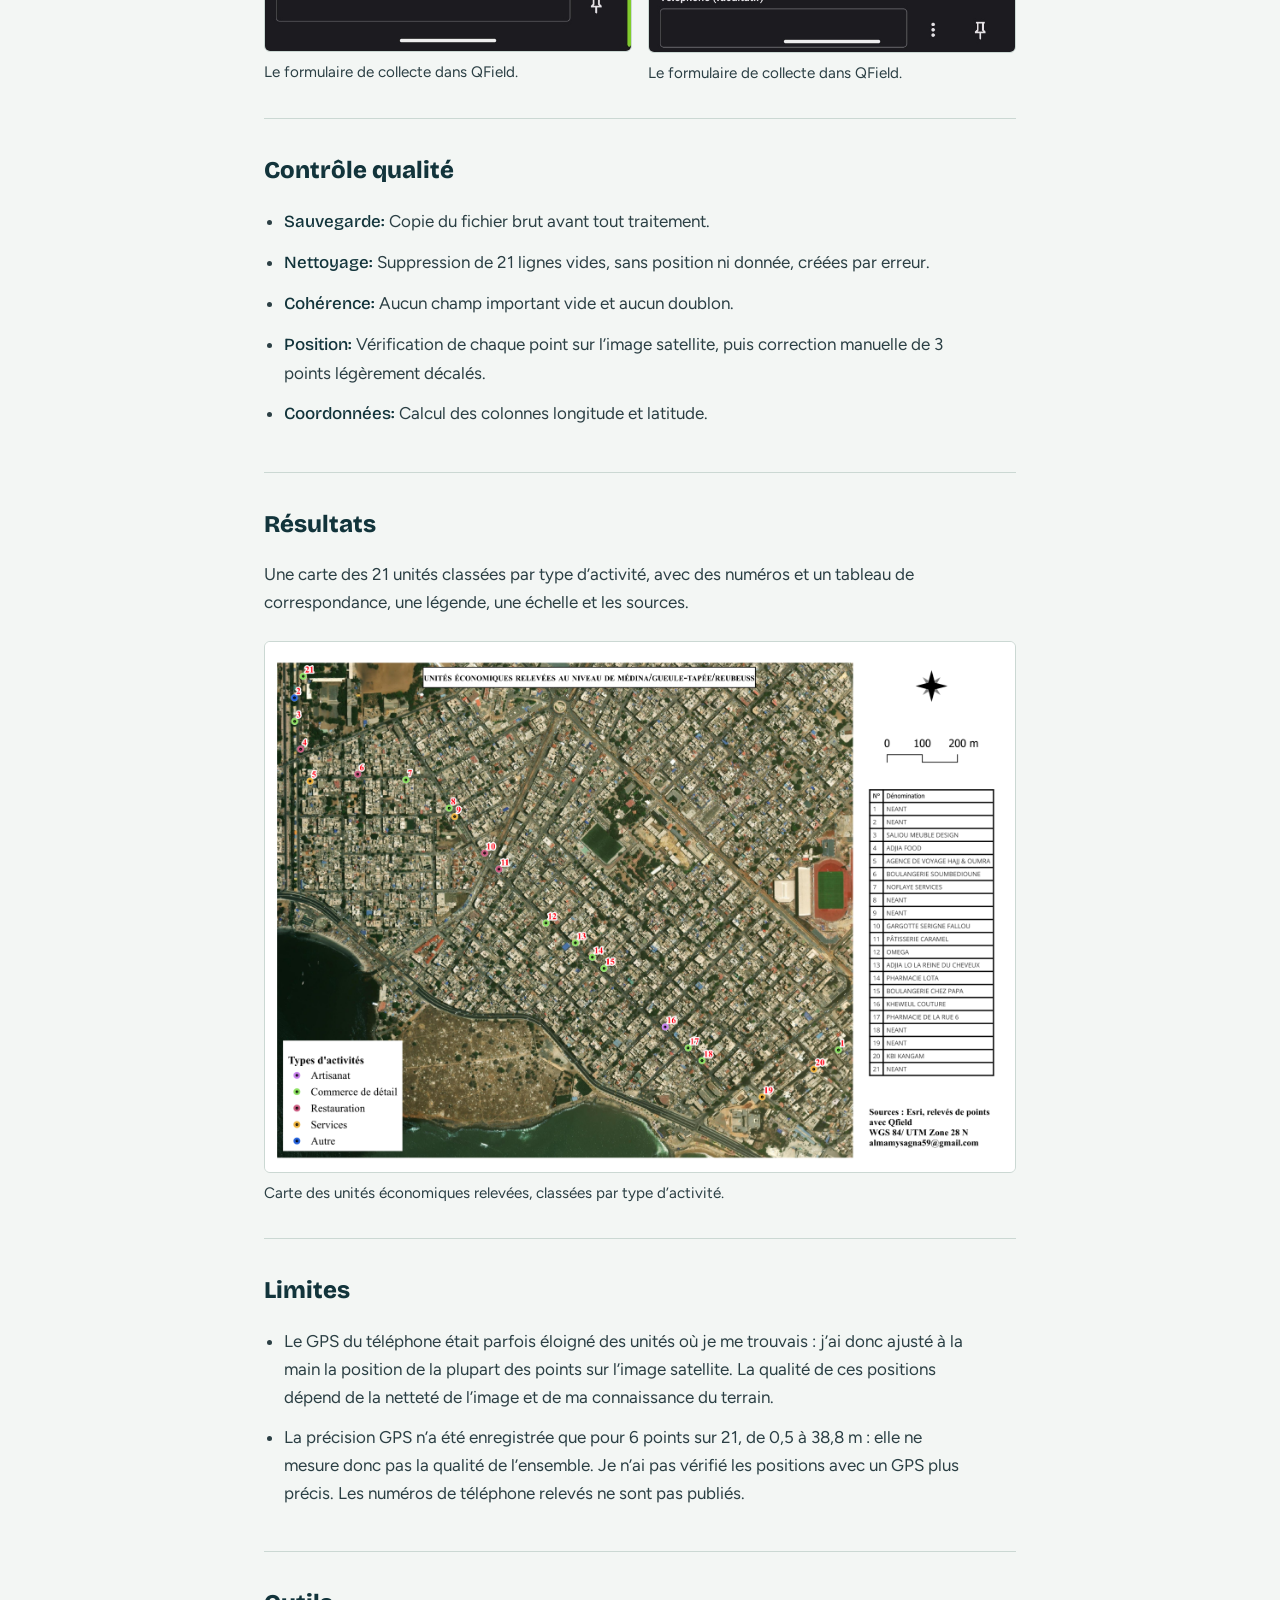
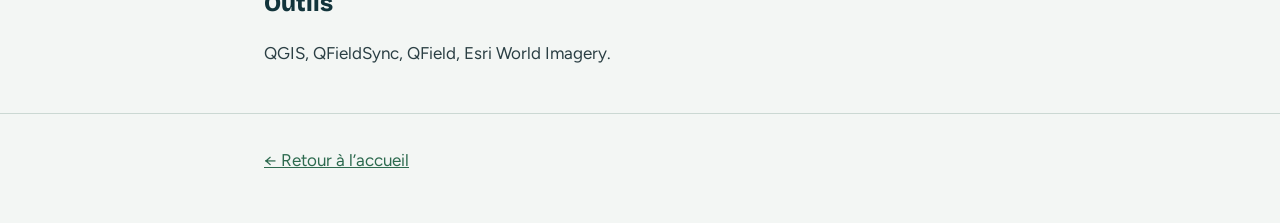
<file: unites_economiques.html>
<!DOCTYPE html>
<html lang="fr">
<head>
  <meta charset="UTF-8">
  <meta name="viewport" content="width=device-width, initial-scale=1">
  <title>Cartographie Unités économiques | Almamy Sagna</title>
  <link rel="preconnect" href="https://fonts.googleapis.com">
  <link rel="preconnect" href="https://fonts.gstatic.com" crossorigin>
  <link href="https://fonts.googleapis.com/css2?family=Bricolage+Grotesque:opsz,wght@12..96,500;12..96,800&family=Figtree:wght@400;600&display=swap" rel="stylesheet">
  <style>
    :root {
      --fond: #F3F6F4;
      --encre: #12343B;
      --texte: #2B3F44;
      --mangrove: #2D6A4F;
      --chaleur: #C8372D;
      --filet: #CBD8D3;
      --titre: "Bricolage Grotesque", "Trebuchet MS", sans-serif;
      --corps: "Figtree", "Segoe UI", Arial, sans-serif;
    }
    * { box-sizing: border-box; }
    body {
      margin: 0;
      background: var(--fond);
      color: var(--texte);
      font-family: var(--corps);
      font-size: 1.0625rem;
      line-height: 1.65;
    }
    a { color: var(--mangrove); }
    a:focus-visible { outline: 3px solid var(--chaleur); outline-offset: 3px; }
    .conteneur { max-width: 800px; margin: 0 auto; padding: 0 24px; }
    .retour { display: inline-block; margin: 28px 0 0; }
    h1 {
      font-family: var(--titre);
      font-weight: 800;
      font-size: clamp(2.2rem, 6vw, 3.6rem);
      line-height: 1.05;
      letter-spacing: -0.02em;
      color: var(--encre);
      margin: 24px 0 12px;
    }
    .sous-titre {
      font-family: var(--titre);
      font-weight: 500;
      font-size: clamp(1.1rem, 2.5vw, 1.4rem);
      color: var(--mangrove);
      margin: 0 0 32px;
    }
    section { padding: 32px 0; border-top: 1px solid var(--filet); }
    h2 {
      font-family: var(--titre);
      font-weight: 800;
      font-size: 1.5rem;
      color: var(--encre);
      margin: 0 0 16px;
    }
    p { max-width: 42em; margin: 0 0 14px; }
    ul { max-width: 42em; padding-left: 1.2em; margin: 0; }
    li { margin-bottom: 12px; }
    li strong { font-family: var(--titre); font-weight: 500; color: var(--encre); }
    
    /* Styles pour les images */
    figure { margin: 24px 0 0; }
    figure img {
      display: block;
      max-width: 100%;
      height: auto;
      border: 1px solid var(--filet);
      border-radius: 6px;
    }
    figcaption { max-width: 42em; margin-top: 8px; font-size: 0.95rem; }
    
    /* Grille pour les 2 images QField */
    .grille-images {
      display: grid;
      grid-template-columns: 1fr 1fr;
      gap: 16px;
    }
    @media (max-width: 600px) {
      .grille-images { grid-template-columns: 1fr; }
    }

    .bouton {
      display: inline-block;
      background: var(--encre);
      color: #fff;
      padding: 12px 24px;
      border-radius: 6px;
      text-decoration: none;
      font-weight: 600;
      transition: background 0.2s;
    }
    .bouton:hover { background: var(--chaleur); }
    footer { padding: 32px 0 48px; border-top: 1px solid var(--filet); }
  </style>
</head>
<body>
  <main class="conteneur">

    <a class="retour" href="index.html">← Retour à l’accueil</a>

    <h1>Cartographie Unités économiques</h1>
    <p class="sous-titre">De la collecte sur le terrain au contrôle qualité, puis à la carte</p>

    <section>
      <h2>Contexte et objectif</h2>
      <p>Projet de collecte géoréférencée, réalisé au niveau de 3 quartiers dans le cadre de ma formation en cartographie à l'ANSD. L’objectif : relever les unités économiques avec un formulaire structuré, contrôler la qualité des données, puis produire une carte lisible des activités.</p>
    </section>

    <section>
      <h2>Collecte</h2>
      <p>J’ai conçu un formulaire dans QGIS avec QFieldSync, puis collecté sur le terrain avec QField sur un smartphone Android. Le formulaire compte dix champs : identifiant, date, enquêteur et précision GPS (remplis automatiquement), nom de l’unité, type d’activité, type de local et forme juridique (listes déroulantes), contact et observations.</p>
      <p>Le nom et le type d’activité sont obligatoires : impossible de les oublier. Le fond de carte satellite était disponible hors ligne. J’ai relevé 21 unités économiques.</p>
      
      <!-- Grille pour les deux captures d'écran QField -->
      <div class="grille-images">
        <figure>
          <img src="screen_qfield2.png" alt="Capture du formulaire QField avec les groupes Identification et Activité" loading="lazy">
          <figcaption>Le formulaire de collecte dans QField.</figcaption>
        </figure>
        <figure>
          <img src="screen_qfield3.png" alt="Capture du formulaire QField" loading="lazy">
          <figcaption>Le formulaire de collecte dans QField.</figcaption>
        </figure>
      </div>
    </section>

    <section>
      <h2>Contrôle qualité</h2>
      <ul>
        <li><strong>Sauvegarde:</strong> Copie du fichier brut avant tout traitement.</li>
        <li><strong>Nettoyage:</strong> Suppression de 21 lignes vides, sans position ni donnée, créées par erreur.</li>
        <li><strong>Cohérence:</strong> Aucun champ important vide et aucun doublon.</li>
        <li><strong>Position:</strong> Vérification de chaque point sur l’image satellite, puis correction manuelle de 3 points légèrement décalés.</li>
        <li><strong>Coordonnées:</strong> Calcul des colonnes longitude et latitude.</li>
      </ul>
    </section>

    <section>
      <h2>Résultats</h2>
      <p>Une carte des 21 unités classées par type d’activité, avec des numéros et un tableau de correspondance, une légende, une échelle et les sources.</p>
      
      <figure>
        <img src="Carte_unites_economiques.png" alt="Carte des 21 unités économiques du quartier, colorées par type d'activité" loading="lazy">
        <figcaption>Carte des unités économiques relevées, classées par type d’activité.</figcaption>
      </figure>
    </section>

    <section>
      <h2>Limites</h2>
      <ul>
        <li>Le GPS du téléphone était parfois éloigné des unités où je me trouvais : j’ai donc ajusté à la main la position de la plupart des points sur l’image satellite. La qualité de ces positions dépend de la netteté de l’image et de ma connaissance du terrain.</li>
        <li>La précision GPS n’a été enregistrée que pour 6 points sur 21, de 0,5 à 38,8 m : elle ne mesure donc pas la qualité de l’ensemble. Je n’ai pas vérifié les positions avec un GPS plus précis. Les numéros de téléphone relevés ne sont pas publiés.</li>
      </ul>
    </section>

    <section>
      <h2>Outils</h2>
      <p>QGIS, QFieldSync, QField, Esri World Imagery.</p>
    </section>

  </main>

  <footer>
    <div class="conteneur"><a href="index.html">← Retour à l’accueil</a></div>
  </footer>
</body>
</html>
</file>
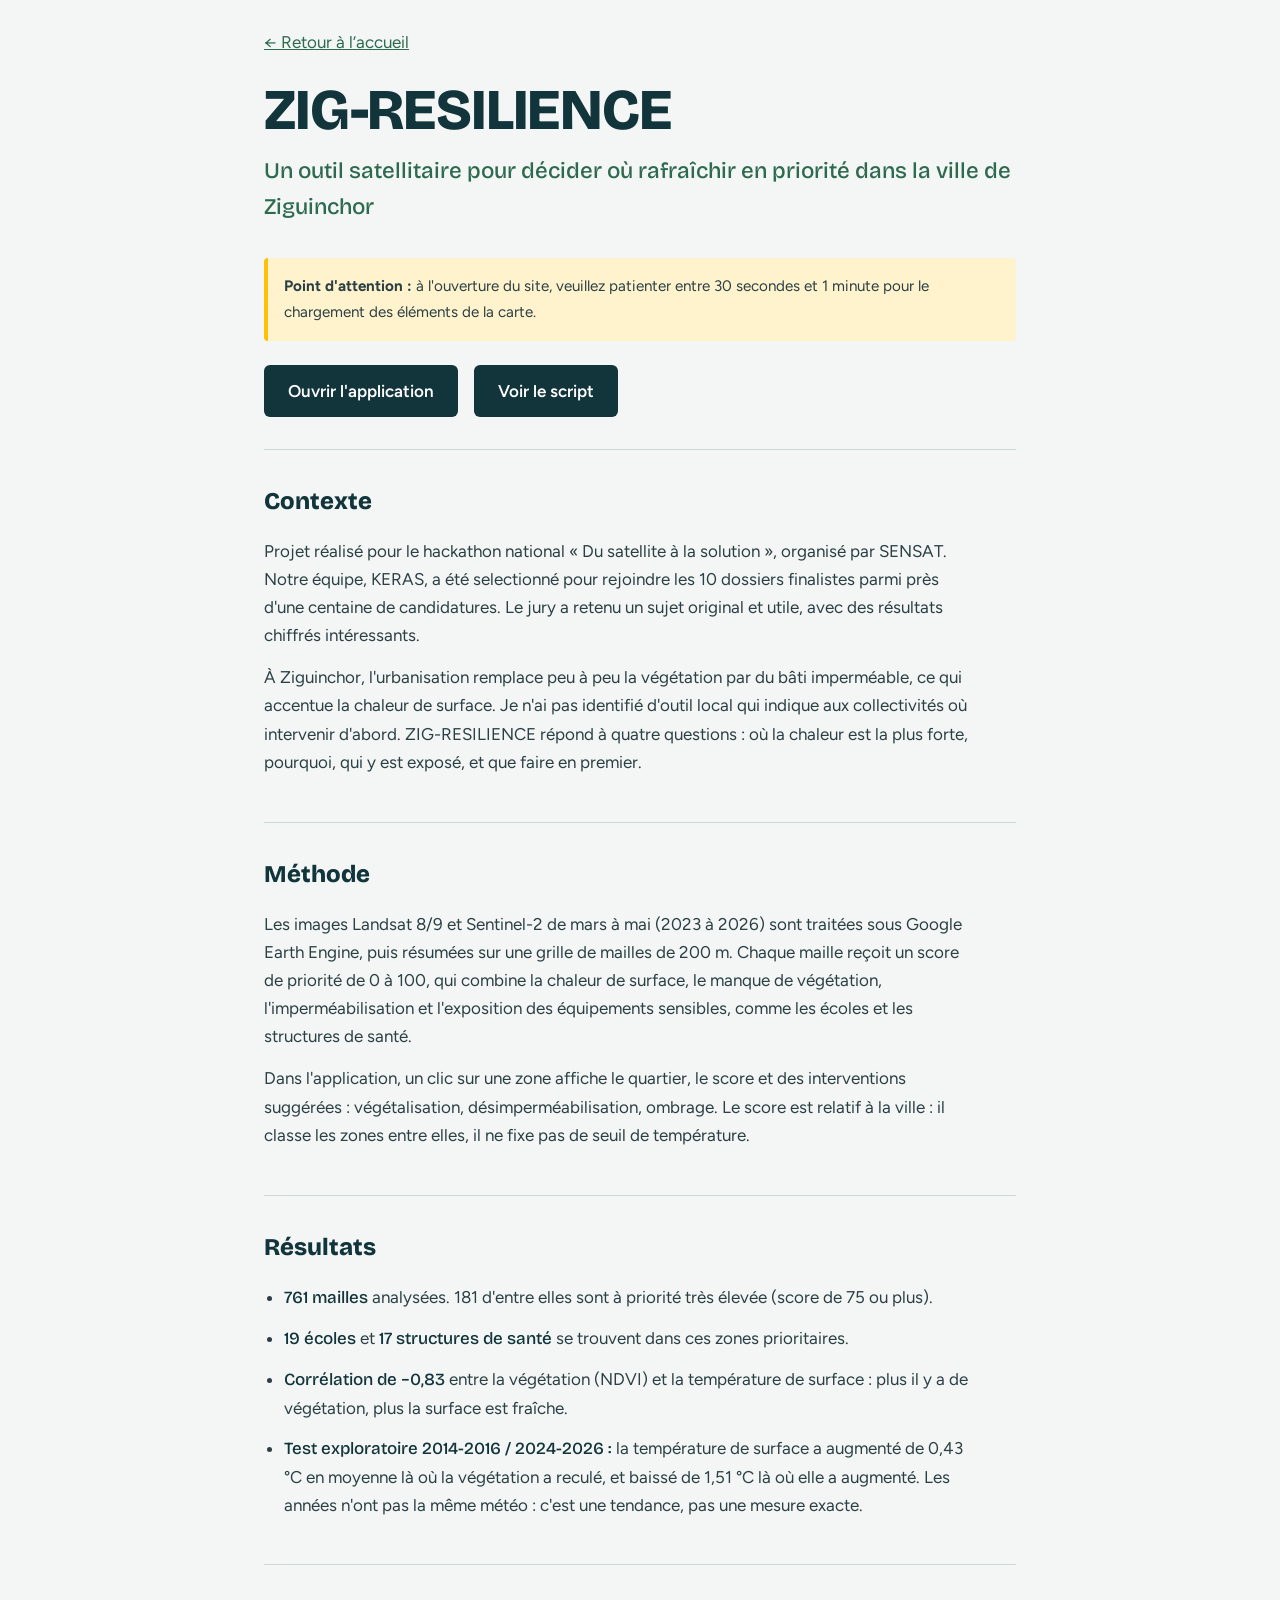
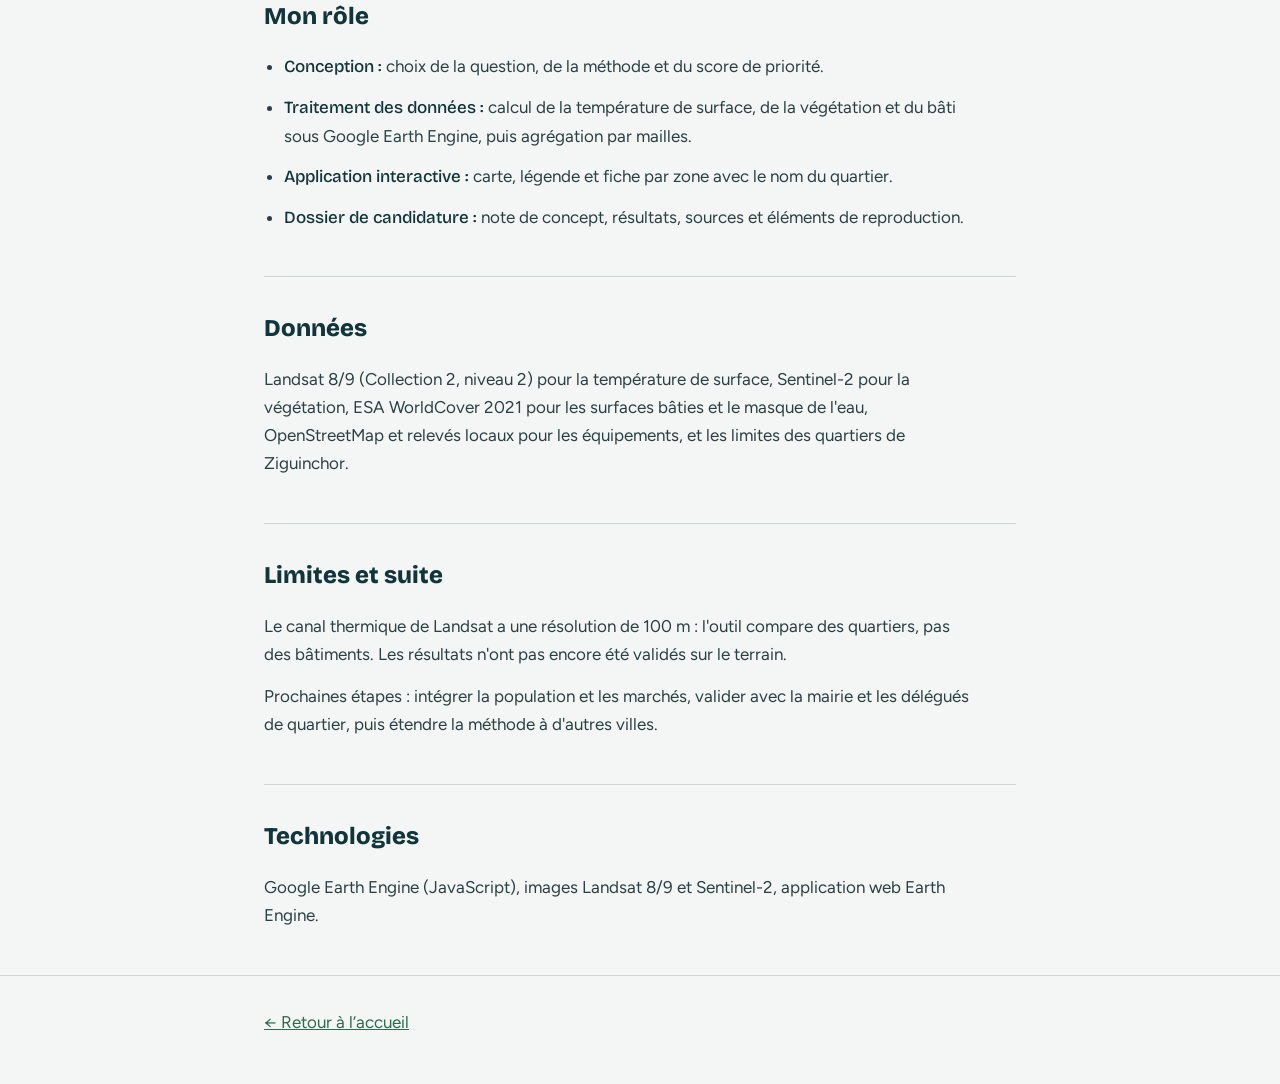
<file: zig_resilience.html>
<!DOCTYPE html>
<html lang="fr">
<head>
  <meta charset="UTF-8">
  <meta name="viewport" content="width=device-width, initial-scale=1">
  <title>ZIG-RESILIENCE - Îlots de chaleur | Almamy Sagna</title>
  <link rel="preconnect" href="https://fonts.googleapis.com">
  <link rel="preconnect" href="https://fonts.gstatic.com" crossorigin>
  <link href="https://fonts.googleapis.com/css2?family=Bricolage+Grotesque:opsz,wght@12..96,500;12..96,800&family=Figtree:wght@400;600&display=swap" rel="stylesheet">
  <style>
    :root {
      --fond: #F3F6F4;
      --encre: #12343B;
      --texte: #2B3F44;
      --mangrove: #2D6A4F;
      --chaleur: #C8372D;
      --filet: #CBD8D3;
      --titre: "Bricolage Grotesque", "Trebuchet MS", sans-serif;
      --corps: "Figtree", "Segoe UI", Arial, sans-serif;
    }
    * { box-sizing: border-box; }
    body {
      margin: 0;
      background: var(--fond);
      color: var(--texte);
      font-family: var(--corps);
      font-size: 1.0625rem;
      line-height: 1.65;
    }
    a { color: var(--mangrove); }
    a:focus-visible { outline: 3px solid var(--chaleur); outline-offset: 3px; }
    .conteneur { max-width: 800px; margin: 0 auto; padding: 0 24px; }
    .retour { display: inline-block; margin: 28px 0 0; }
    h1 {
      font-family: var(--titre);
      font-weight: 800;
      font-size: clamp(2.2rem, 6vw, 3.6rem);
      line-height: 1.05;
      letter-spacing: -0.02em;
      color: var(--encre);
      margin: 24px 0 12px;
    }
    .sous-titre {
      font-family: var(--titre);
      font-weight: 500;
      font-size: clamp(1.1rem, 2.5vw, 1.4rem);
      color: var(--mangrove);
      margin: 0 0 32px;
    }
    /* Style ajouté pour l'encadré d'attention */
    .alerte {
      background-color: #FFF3CD;
      border-left: 4px solid #FFC107;
      padding: 16px;
      margin-bottom: 24px;
      font-size: 0.95rem;
      border-radius: 4px;
    }
    .boutons-projet {
      display: flex;
      gap: 16px;
      margin-bottom: 32px;
    }
    section { padding: 32px 0; border-top: 1px solid var(--filet); }
    h2 {
      font-family: var(--titre);
      font-weight: 800;
      font-size: 1.5rem;
      color: var(--encre);
      margin: 0 0 16px;
    }
    p { max-width: 42em; margin: 0 0 14px; }
    ul { max-width: 42em; padding-left: 1.2em; margin: 0; }
    li { margin-bottom: 12px; }
    li strong { font-family: var(--titre); font-weight: 500; color: var(--encre); }
    figure { margin: 24px 0 0; }
    figure img {
      display: block;
      max-width: 100%;
      height: auto;
      border: 1px solid var(--filet);
      border-radius: 6px;
    }
    figcaption { max-width: 42em; margin-top: 8px; font-size: 0.95rem; }
    .bouton {
      display: inline-block;
      background: var(--encre);
      color: #fff;
      padding: 12px 24px;
      border-radius: 6px;
      text-decoration: none;
      font-weight: 600;
      transition: background 0.2s;
    }
    .bouton:hover { background: var(--chaleur); }
    footer { padding: 32px 0 48px; border-top: 1px solid var(--filet); }
  </style>
</head>
<body>
  <main class="conteneur">

    <a class="retour" href="index.html">← Retour à l’accueil</a>

    <h1>ZIG-RESILIENCE</h1>
    <p class="sous-titre">Un outil satellitaire pour décider où rafraîchir en priorité dans la ville de Ziguinchor</p>

    <div class="alerte">
      <strong>Point d'attention :</strong> à l'ouverture du site, veuillez patienter entre 30 secondes et 1 minute pour le chargement des éléments de la carte.
    </div>

    <!-- Remplace les # par les liens vers ton application et ton script -->
    <div class="boutons-projet">
      <a href="https://scrapping-restos.projects.earthengine.app/view/zigtemp-v2" class="bouton" target="_blank" rel="noopener">Ouvrir l'application</a>
      <a href="ZIG_TEMP;js.txt" class="bouton" target="_blank" rel="noopener">Voir le script</a>
    </div>

    <section>
      <h2>Contexte</h2>
      <p>Projet réalisé pour le hackathon national « Du satellite à la solution », organisé par SENSAT. Notre équipe, KERAS, a été selectionné pour rejoindre les 10 dossiers finalistes parmi près d'une centaine de candidatures. Le jury a retenu un sujet original et utile, avec des résultats chiffrés intéressants.</p>
      <p>À Ziguinchor, l'urbanisation remplace peu à peu la végétation par du bâti imperméable, ce qui accentue la chaleur de surface. Je n'ai pas identifié d'outil local qui indique aux collectivités où intervenir d'abord. ZIG-RESILIENCE répond à quatre questions : où la chaleur est la plus forte, pourquoi, qui y est exposé, et que faire en premier.</p>
    </section>

    <section>
      <h2>Méthode</h2>
      <p>Les images Landsat 8/9 et Sentinel-2 de mars à mai (2023 à 2026) sont traitées sous Google Earth Engine, puis résumées sur une grille de mailles de 200 m. Chaque maille reçoit un score de priorité de 0 à 100, qui combine la chaleur de surface, le manque de végétation, l'imperméabilisation et l'exposition des équipements sensibles, comme les écoles et les structures de santé.</p>
      <p>Dans l'application, un clic sur une zone affiche le quartier, le score et des interventions suggérées : végétalisation, désimperméabilisation, ombrage. Le score est relatif à la ville : il classe les zones entre elles, il ne fixe pas de seuil de température.</p>
    </section>

    <section>
      <h2>Résultats</h2>
      <ul>
        <li><strong>761 mailles</strong> analysées. 181 d'entre elles sont à priorité très élevée (score de 75 ou plus).</li>
        <li><strong>19 écoles</strong> et <strong>17 structures de santé</strong> se trouvent dans ces zones prioritaires.</li>
        <li><strong>Corrélation de −0,83</strong> entre la végétation (NDVI) et la température de surface : plus il y a de végétation, plus la surface est fraîche.</li>
        <li><strong>Test exploratoire 2014-2016 / 2024-2026 :</strong> la température de surface a augmenté de 0,43 °C en moyenne là où la végétation a reculé, et baissé de 1,51 °C là où elle a augmenté. Les années n'ont pas la même météo : c'est une tendance, pas une mesure exacte.</li>
      </ul>
    </section>

    <section>
      <h2>Mon rôle</h2>
      <ul>
        <li><strong>Conception :</strong> choix de la question, de la méthode et du score de priorité.</li>
        <li><strong>Traitement des données :</strong> calcul de la température de surface, de la végétation et du bâti sous Google Earth Engine, puis agrégation par mailles.</li>
        <li><strong>Application interactive :</strong> carte, légende et fiche par zone avec le nom du quartier.</li>
        <li><strong>Dossier de candidature :</strong> note de concept, résultats, sources et éléments de reproduction.</li>
      </ul>
    </section>

    <section>
      <h2>Données</h2>
      <p>Landsat 8/9 (Collection 2, niveau 2) pour la température de surface, Sentinel-2 pour la végétation, ESA WorldCover 2021 pour les surfaces bâties et le masque de l'eau, OpenStreetMap et relevés locaux pour les équipements, et les limites des quartiers de Ziguinchor.</p>
    </section>

    <section>
      <h2>Limites et suite</h2>
      <p>Le canal thermique de Landsat a une résolution de 100 m : l'outil compare des quartiers, pas des bâtiments. Les résultats n'ont pas encore été validés sur le terrain.</p>
      <p>Prochaines étapes : intégrer la population et les marchés, valider avec la mairie et les délégués de quartier, puis étendre la méthode à d'autres villes.</p>
    </section>

    <section>
      <h2>Technologies</h2>
      <p>Google Earth Engine (JavaScript), images Landsat 8/9 et Sentinel-2, application web Earth Engine.</p>
    </section>

  </main>

  <footer>
    <div class="conteneur"><a href="index.html">← Retour à l’accueil</a></div>
  </footer>
</body>
</html>
</file>
<file: style.css>
:root {
  --bleu-profond: #0F2A3F;
  --bleu-clair: #2B6CB0;
  --bleu-pale: #E8F0F7;
  --vert-accent: #2D9C8A;
  --blanc: #FFFFFF;
  --gris-texte: #4A5A66;
  --gris-clair: #F5F7FA;
  --filet: #D6E1E8;

  --titre: "Bricolage Grotesque", "Trebuchet MS", sans-serif;
  --corps: "Figtree", "Segoe UI", Arial, sans-serif;
}

/* ======================================================
   RESET & BASE
   ====================================================== */
* { box-sizing: border-box; margin: 0; padding: 0; }
html { scroll-behavior: smooth; }

body {
  font-family: var(--corps);
  color: var(--gris-texte);
  background: var(--blanc);
  line-height: 1.65;
  font-size: 1.0625rem;

  /* Motif topographique discret en arrière-plan */
  background-image:
    radial-gradient(circle at 10% 20%, rgba(43, 108, 176, 0.04) 0%, transparent 40%),
    radial-gradient(circle at 90% 80%, rgba(45, 156, 138, 0.04) 0%, transparent 40%);
}

img { max-width: 100%; display: block; }
a { text-decoration: none; color: inherit; }
ul { list-style: none; }

.conteneur { max-width: 1200px; margin: 0 auto; padding: 0 24px; }

h1, h2, h3 { font-family: var(--titre); color: var(--bleu-profond); line-height: 1.15; }

/* ======================================================
   NAVBAR
   ====================================================== */
.navbar {
  position: sticky; top: 0; z-index: 100;
  background: rgba(255, 255, 255, 0.95);
  backdrop-filter: blur(8px);
  border-bottom: 1px solid var(--filet);
}

.nav-flex {
  display: flex; align-items: center; justify-content: space-between;
  height: 70px;
}

.logo {
  font-family: var(--titre); font-weight: 800; font-size: 1.3rem;
  color: var(--bleu-profond); letter-spacing: -0.01em;
}

.nav-liens {
  display: flex; align-items: center; gap: 28px;
}

.nav-liens a {
  font-weight: 500; font-size: 0.95rem;
  color: var(--gris-texte);
  transition: color 0.2s;
}

.nav-liens a:hover { color: var(--bleu-clair); }

.btn-cv {
  background: var(--bleu-profond); color: var(--blanc) !important;
  padding: 8px 16px; border-radius: 6px; font-size: 0.9rem;
  transition: background 0.2s;
}
.btn-cv:hover { background: var(--bleu-clair) !important; }

.burger {
  display: none; flex-direction: column; gap: 4px;
  background: none; border: none; cursor: pointer;
}
.burger span {
  width: 24px; height: 2px; background: var(--bleu-profond);
  transition: 0.3s;
}

/* ======================================================
   HERO
   ====================================================== */
.hero {
  padding: 100px 0 80px;
  border-bottom: 1px solid var(--filet);
}

.hero-grid {
  display: grid; grid-template-columns: 1.1fr 0.9fr;
  gap: 60px; align-items: center;
}

.hero-texte h1 {
  font-size: clamp(2.5rem, 6vw, 4rem);
  font-weight: 800; letter-spacing: -0.02em;
  margin-bottom: 12px;
}

.sous-titre {
  font-family: var(--titre); font-weight: 600;
  font-size: clamp(1.1rem, 2.2vw, 1.4rem);
  color: var(--bleu-clair);
  margin-bottom: 24px;
}
.sous-titre span { color: var(--vert-accent); margin: 0 4px; }

.description-hero {
  max-width: 46em; margin-bottom: 32px;
  font-size: 1.05rem; color: var(--gris-texte);
}

.hero-boutons { display: flex; gap: 16px; flex-wrap: wrap; }

.btn {
  display: inline-block; padding: 14px 26px;
  border-radius: 6px; font-weight: 600; font-size: 0.95rem;
  transition: all 0.25s ease;
}
.btn-primaire { background: var(--bleu-profond); color: var(--blanc); }
.btn-primaire:hover { background: var(--bleu-clair); transform: translateY(-2px); }

.btn-secondaire {
  background: transparent; color: var(--bleu-profond);
  border: 1.5px solid var(--bleu-profond);
}
.btn-secondaire:hover { background: var(--bleu-pale); }

.hero-visuel {
  border-radius: 12px; overflow: hidden;
  box-shadow: 0 20px 50px rgba(15, 42, 63, 0.15);
  /* Placeholder visuel si l'image manque : quadrillage topographique */
  background:
    linear-gradient(135deg, var(--bleu-pale) 0%, var(--blanc) 100%),
    repeating-linear-gradient(45deg, transparent, transparent 10px, rgba(43,108,176,0.05) 10px, rgba(43,108,176,0.05) 11px);
  min-height: 300px;
}

/* ======================================================
   SECTIONS GÉNÉRIQUES
   ====================================================== */
section { padding: 90px 0; }
.titre-section {
  font-size: clamp(1.8rem, 4vw, 2.6rem);
  font-weight: 800; letter-spacing: -0.01em;
  margin-bottom: 12px;
}
.intro-section {
  color: var(--gris-texte); margin-bottom: 48px;
  font-size: 1.05rem;
}

/* ======================================================
   PROJETS
   ====================================================== */
.projets { background: var(--gris-clair); }

.grille-projets {
  display: grid;
  grid-template-columns: repeat(auto-fit, minmax(340px, 1fr));
  gap: 32px;
}

.carte-projet {
  background: var(--blanc);
  border-radius: 12px;
  overflow: hidden;
  border: 1px solid var(--filet);
  transition: transform 0.3s ease, box-shadow 0.3s ease;
}

.carte-projet:hover {
  transform: translateY(-6px);
  box-shadow: 0 20px 40px rgba(15, 42, 63, 0.12);
}

.lien-projet { display: block; }

.image-projet {
  aspect-ratio: 4 / 3;
  overflow: hidden;
  background: var(--bleu-pale);
}
.image-projet img {
  width: 100%; height: 100%; object-fit: cover;
  transition: transform 0.5s ease;
}
.carte-projet:hover .image-projet img { transform: scale(1.04); }

.contenu-projet { padding: 24px; }

.categorie {
  display: inline-block; font-size: 0.75rem;
  font-weight: 600; text-transform: uppercase;
  letter-spacing: 0.06em;
  color: var(--vert-accent);
  margin-bottom: 10px;
}

.contenu-projet h3 {
  font-size: 1.25rem; font-weight: 800;
  margin-bottom: 10px;
}
.contenu-projet p {
  font-size: 0.95rem; margin-bottom: 16px;
  color: var(--gris-texte);
}

.tags {
  display: flex; flex-wrap: wrap; gap: 6px;
}
.tags li {
  background: var(--bleu-pale); color: var(--bleu-profond);
  font-size: 0.75rem; font-weight: 600;
  padding: 4px 10px; border-radius: 4px;
}

/* ======================================================
   COMPÉTENCES
   ====================================================== */
.grille-competences {
  display: grid;
  grid-template-columns: repeat(auto-fit, minmax(240px, 1fr));
  gap: 24px;
}

.bloc-competence {
  background: var(--blanc);
  border: 1px solid var(--filet);
  border-left: 4px solid var(--bleu-clair);
  padding: 24px;
  border-radius: 6px;
  transition: border-color 0.2s;
}
.bloc-competence:hover { border-left-color: var(--vert-accent); }

.bloc-competence h3 {
  font-size: 1.05rem; margin-bottom: 14px;
  font-weight: 800;
}
.bloc-competence ul li {
  font-size: 0.95rem; padding: 4px 0;
  color: var(--gris-texte);
}
.bloc-competence ul li::before {
  content: "▸"; color: var(--vert-accent);
  margin-right: 8px; font-weight: bold;
}

/* ======================================================
   À PROPOS
   ====================================================== */
.apropos p { max-width: 60em; font-size: 1.05rem; }

/* ======================================================
   CONTACT
   ====================================================== */
.contact { text-align: center; background: var(--gris-clair); }
.liens-contact {
  display: flex; justify-content: center; flex-wrap: wrap;
  gap: 24px; margin: 32px 0;
}
.liens-contact a {
  font-weight: 600; color: var(--bleu-clair);
  border-bottom: 1px solid transparent;
  transition: border-color 0.2s;
}
.liens-contact a:hover { border-color: var(--bleu-clair); }

/* ======================================================
   FOOTER
   ====================================================== */
footer {
  padding: 32px 0; text-align: center;
  font-size: 0.9rem; color: var(--gris-texte);
  border-top: 1px solid var(--filet);
}

/* ======================================================
   RESPONSIVE
   ====================================================== */
@media (max-width: 900px) {
  .hero-grid { grid-template-columns: 1fr; gap: 40px; }

  .burger { display: flex; }

  .nav-liens {
    position: fixed; top: 70px; left: 0; right: 0;
    flex-direction: column; gap: 0;
    background: var(--blanc);
    border-bottom: 1px solid var(--filet);
    transform: translateY(-120%);
    transition: transform 0.3s ease;
    padding: 24px;
  }
  .nav-liens.ouvert { transform: translateY(0); }
  .nav-liens li { width: 100%; padding: 12px 0; border-bottom: 1px solid var(--filet); }
  .nav-liens li:last-child { border: none; }
  .btn-cv { display: inline-block; margin-top: 12px; }
}

@media (max-width: 600px) {
  section { padding: 60px 0; }
  .hero { padding: 60px 0 50px; }
  .grille-projets { grid-template-columns: 1fr; }
}
</file>
